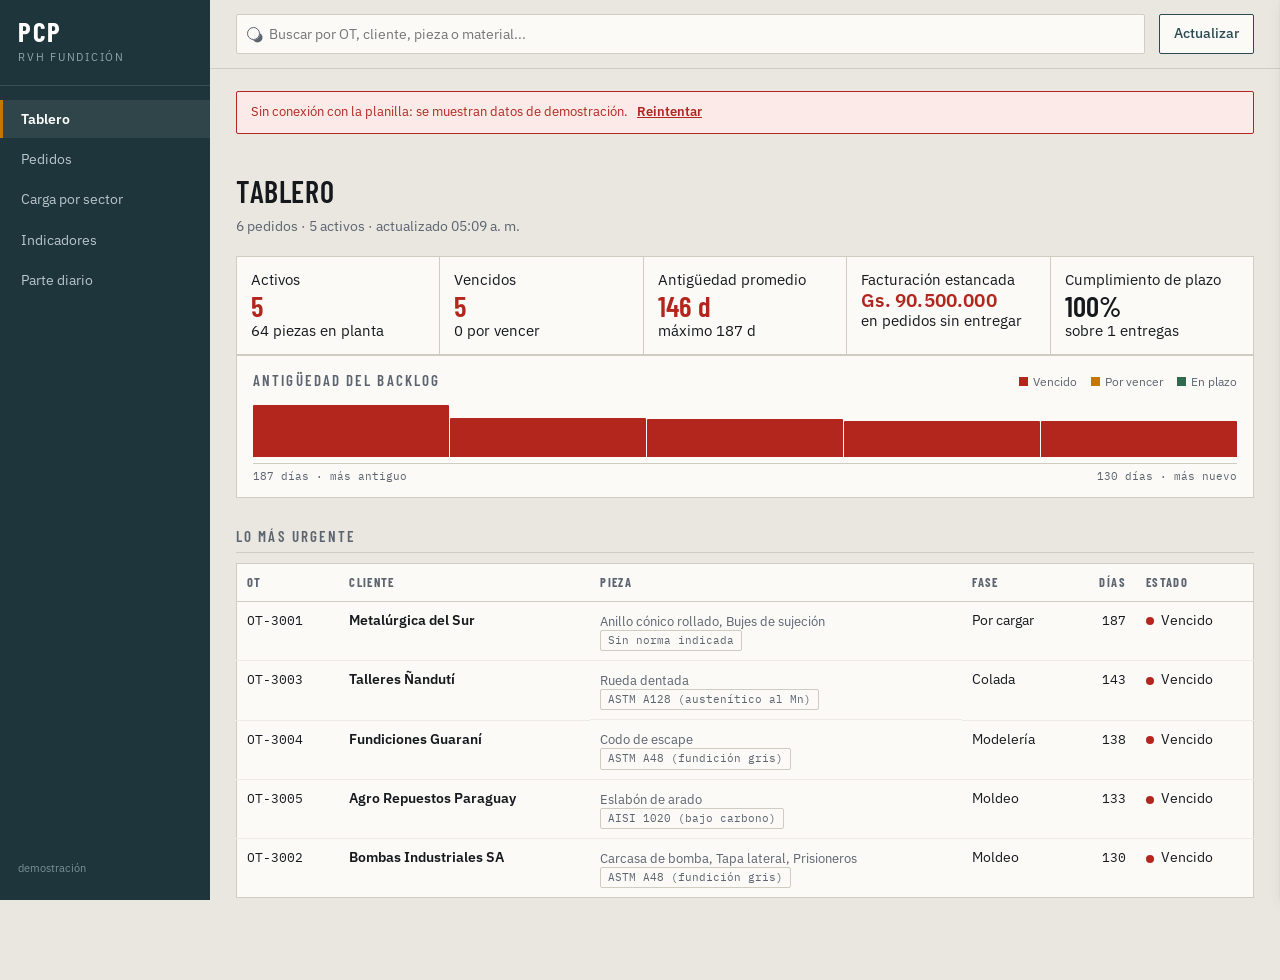
<file: index.html>
<!DOCTYPE html>
<html lang="es">
<head>
<meta charset="UTF-8">
<meta name="viewport" content="width=device-width, initial-scale=1.0">
<title>PCP · RVH Fundición</title>

<link rel="manifest" href="manifest.json">
<meta name="theme-color" content="#1E353B">
<meta name="apple-mobile-web-app-capable" content="yes">
<meta name="apple-mobile-web-app-status-bar-style" content="black-translucent">
<meta name="apple-mobile-web-app-title" content="RVH PCP">
<link rel="apple-touch-icon" href="icons/icon-192.png">

<link rel="preconnect" href="https://fonts.googleapis.com">
<link rel="preconnect" href="https://fonts.gstatic.com" crossorigin>
<link href="https://fonts.googleapis.com/css2?family=Barlow+Condensed:wght@500;600;700&family=IBM+Plex+Mono:wght@400;500;600&family=IBM+Plex+Sans:wght@400;500;600&display=swap" rel="stylesheet">
<link rel="stylesheet" href="estilos.css">
</head>
<body>
<div class="app">

  <nav class="rail">
    <div class="brand">
      <b>PCP</b><span>RVH Fundición</span>
    </div>
    <button class="navbtn" data-vista="tablero" aria-current="true">Tablero</button>
    <button class="navbtn" data-vista="pedidos">Pedidos</button>
    <button class="navbtn" data-vista="carga">Carga por sector</button>
    <button class="navbtn" data-vista="indicadores">Indicadores</button>
    <button class="navbtn" data-vista="parte">Parte diario</button>
    <div class="spacer"></div>
    <div class="foot" id="foot"></div>
  </nav>

  <main class="main">
    <div class="topbar">
      <div class="search">
        <input id="q" type="search" placeholder="Buscar por OT, cliente, pieza o material..." autocomplete="off">
      </div>
      <button class="btn ghost" id="btnRefrescar">Actualizar</button>
    </div>

    <div id="aviso"></div>
    <div class="spin" id="cargando"></div>

    <!-- ================= TABLERO ================= -->
    <section class="wrap hide" id="v-tablero">
      <h1 class="page">Tablero</h1>
      <p class="sub" id="tabSub"></p>

      <div class="kpis" id="kpiStrip"></div>

      <div class="field">
        <div class="fieldhead">
          <h2 class="sec" style="margin:0;border:0">Antigüedad del backlog</h2>
          <div class="legend">
            <span><i class="r"></i>Vencido</span>
            <span><i class="a"></i>Por vencer</span>
            <span><i class="v"></i>En plazo</span>
          </div>
        </div>
        <div class="strip" id="strip"></div>
        <div class="axis" id="axis"></div>
      </div>

      <h2 class="sec">Lo más urgente</h2>
      <div id="urgentes"></div>
    </section>

    <!-- ================= PEDIDOS ================= -->
    <section class="wrap hide" id="v-pedidos">
      <h1 class="page">Pedidos</h1>
      <p class="sub">Tocá un pedido para ver su ficha y marcar avance.</p>
      <div class="filters" id="filtros"></div>
      <div id="tabla"></div>
    </section>

    <!-- ================= CARGA POR SECTOR ================= -->
    <section class="wrap hide" id="v-carga">
      <h1 class="page">Carga por sector</h1>
      <p class="sub">Dónde está parada la planta hoy.</p>
      <div class="sectors" id="sectores"></div>

      <h2 class="sec">Concentración por cliente</h2>
      <div id="porCliente"></div>

      <h2 class="sec">Concentración por material</h2>
      <div id="porMaterial"></div>
    </section>

    <!-- ================= INDICADORES ================= -->
    <section class="wrap hide" id="v-indicadores">
      <h1 class="page">Indicadores</h1>
      <p class="sub">Nueve indicadores de control, calculados sobre los pedidos activos.</p>
      <div id="kpiTable"></div>
      <div class="callout" id="kpiNota"></div>
    </section>

    <!-- ================= PARTE DIARIO ================= -->
    <section class="wrap hide" id="v-parte">
      <h1 class="page">Parte diario</h1>
      <p class="sub">La carga del turno se hace en su propia pantalla, pensada para el celular.</p>
      <div class="btnrow">
        <a class="btn" href="carga.html">Abrir Carga Diaria</a>
        <a class="btn ghost" href="asistencia.html">Abrir Asistencia</a>
        <a class="btn ghost" href="fundicion.html">Abrir Fundición</a>
      </div>
    </section>
  </main>
</div>

<div class="scrim" id="scrim"></div>
<aside class="ficha" id="ficha" aria-hidden="true"></aside>

<script src="shared.js"></script>
<script>
(function () {
  'use strict';

  const R = window.RVH;
  const $ = s => document.querySelector(s);
  const esc = s => String(s == null ? '' : s).replace(/[&<>"']/g, c =>
    ({ '&': '&amp;', '<': '&lt;', '>': '&gt;', '"': '&quot;', "'": '&#39;' }[c]));
  const gs = n => (n == null ? '' : Math.round(n).toLocaleString('es-PY'));

  let pedidos = [];
  let vista = 'tablero';
  let filtro = 'todos';
  let abierto = null;   // OT con la ficha abierta

  // -------------------------------------------------------------------
  // Navegación
  // -------------------------------------------------------------------
  function mostrar(v) {
    vista = v;
    document.querySelectorAll('.navbtn').forEach(b =>
      b.setAttribute('aria-current', String(b.dataset.vista === v)));
    ['tablero', 'pedidos', 'carga', 'indicadores', 'parte'].forEach(k =>
      $('#v-' + k).classList.toggle('hide', k !== v));
    render();
  }
  document.querySelectorAll('.navbtn').forEach(b =>
    b.addEventListener('click', () => mostrar(b.dataset.vista)));

  // -------------------------------------------------------------------
  // Tablero
  // -------------------------------------------------------------------
  function kpiBox(rot, val, pie, alerta, mono) {
    const naV = val == null;
    return `<div class="kpi${alerta && !naV ? ' alert' : ''}">
      <div class="rot">${esc(rot)}</div>
      <div class="val ${mono ? 'sm' : ''}${naV ? ' na' : ''}">${naV ? 'No medible' : esc(val)}</div>
      <div class="pie">${esc(pie || '')}</div>
    </div>`;
  }

  function renderTablero() {
    const m = R.metricas(pedidos);
    const activos = pedidos.filter(p => !p.cerrado);

    $('#tabSub').textContent = pedidos.length
      ? `${pedidos.length} pedidos · ${m.pend} activos · actualizado ${new Date().toLocaleTimeString('es-PY', { hour: '2-digit', minute: '2-digit' })}`
      : 'Sin pedidos cargados todavía.';

    $('#kpiStrip').innerHTML = [
      kpiBox('Activos', m.pend, `${m.piezas} piezas en planta`, m.pend > 0),
      kpiBox('Vencidos', m.vencidos, `${m.porVencer} por vencer`, m.vencidos > 0),
      kpiBox('Antigüedad promedio', m.edadProm == null ? null : m.edadProm + ' d',
        m.edadMax != null ? `máximo ${m.edadMax} d` : '', m.edadProm > 60),
      kpiBox('Facturación estancada', m.monto ? ('Gs. ' + gs(m.monto)) : null, 'en pedidos sin entregar', true, true),
      kpiBox('Cumplimiento de plazo', m.otd == null ? null : Math.round(m.otd * 100) + '%',
        m.otdN ? `sobre ${m.otdN} entregas` : 'faltan fechas de entrega', false)
    ].join('');

    // Franja: una barra por pedido activo, ordenadas por antigüedad.
    const orden = activos
      .map(p => ({ p, d: R.antiguedad(p) || 0 }))
      .sort((a, b) => b.d - a.d);
    const max = orden.length ? Math.max.apply(null, orden.map(x => x.d).concat([1])) : 1;

    $('#strip').innerHTML = orden.length
      ? orden.map(x => {
          const h = Math.max(6, Math.round(x.d / max * 100));
          return `<div class="seg ${x.p.semaforoPCP.color}" style="height:${h}%" data-ot="${esc(x.p.otNumber)}"
            title="${esc(x.p.otNumber)} · ${esc(x.p.cliente)} · ${x.d} días"></div>`;
        }).join('')
      : '<div class="empty">Sin pedidos activos.</div>';

    $('#axis').innerHTML = orden.length
      ? `<span>${orden[0].d} días · más antiguo</span><span>${orden[orden.length - 1].d} días · más nuevo</span>`
      : '';

    $('#strip').querySelectorAll('.seg').forEach(s =>
      s.addEventListener('click', () => abrirFicha(s.dataset.ot)));

    const urgentes = orden.filter(x => x.p.semaforoPCP.color === 'r').slice(0, 8).map(x => x.p);
    $('#urgentes').innerHTML = urgentes.length ? tablaDe(urgentes) : '<div class="empty">Nada vencido. Buen día.</div>';
    enganchaFilas('#urgentes');
  }

  // -------------------------------------------------------------------
  // Pedidos
  // -------------------------------------------------------------------
  const FILTROS = [
    ['todos', 'Todos'], ['r', 'Vencidos'], ['a', 'Por vencer'],
    ['v', 'En plazo'], ['cerrados', 'Entregados']
  ];

  function renderFiltros() {
    $('#filtros').innerHTML = FILTROS.map(([k, t]) =>
      `<button class="chip" data-f="${k}" aria-pressed="${k === filtro}">${esc(t)}</button>`).join('');
    $('#filtros').querySelectorAll('.chip').forEach(c =>
      c.addEventListener('click', () => { filtro = c.dataset.f; render(); }));
  }

  function listaFiltrada() {
    const q = R.normalize($('#q').value);
    let L = pedidos;

    if (filtro === 'cerrados') L = L.filter(p => p.cerrado);
    else if (filtro !== 'todos') L = L.filter(p => !p.cerrado && p.semaforoPCP.color === filtro);
    else L = L.filter(p => !p.cerrado);

    if (q) {
      L = L.filter(p => R.normalize([
        p.otNumber, p.cliente, p.piezasDescripcion,
        p.material.raw, p.material.normalizado
      ].join(' ')).includes(q));
    }
    return L.sort((a, b) => (R.antiguedad(b) || 0) - (R.antiguedad(a) || 0));
  }

  function tablaDe(L) {
    return `<div class="tablebox"><table>
      <thead><tr>
        <th>OT</th><th>Cliente</th><th>Pieza</th><th>Fase</th>
        <th class="num">Días</th><th>Estado</th>
      </tr></thead>
      <tbody>${L.map(p => `<tr data-ot="${esc(p.otNumber)}">
        <td class="mono">${esc(p.otNumber)}</td>
        <td class="cli">${esc(p.cliente)}</td>
        <td class="desc">${esc(p.piezasDescripcion || '—')}<br>
          <span class="pill">${esc(p.material.normalizado)}</span></td>
        <td>${esc(p.fase)}${p.fasePendiente ? ' <span class="sync">·sync</span>' : ''}</td>
        <td class="num mono">${R.antiguedad(p) == null ? '—' : R.antiguedad(p)}</td>
        <td><span class="dot ${p.semaforoPCP.color}"></span>${esc(p.semaforoPCP.texto)}</td>
      </tr>`).join('')}</tbody></table></div>`;
  }

  function enganchaFilas(sel) {
    document.querySelectorAll(sel + ' tbody tr').forEach(tr =>
      tr.addEventListener('click', () => abrirFicha(tr.dataset.ot)));
  }

  function renderPedidos() {
    renderFiltros();
    const L = listaFiltrada();
    $('#tabla').innerHTML = L.length ? tablaDe(L) : '<div class="empty">Ningún pedido coincide.</div>';
    enganchaFilas('#tabla');
  }

  // -------------------------------------------------------------------
  // Ficha lateral
  // -------------------------------------------------------------------
  function abrirFicha(ot) {
    const p = pedidos.find(x => x.otNumber === ot);
    if (!p) return;
    abierto = ot;

    const idx = R.FASES.indexOf(p.fase);
    const pasos = R.FASES_ESTAMPABLES.map(f => {
      const fecha = p.fechasFase[f];
      const pos = R.FASES.indexOf(f);
      const cls = fecha ? 'done' : (pos === idx + 1 ? 'now' : '');
      return `<li class="${cls}">
        <span class="mk"></span>
        <div class="nm">${esc(f)}</div>
        ${fecha
          ? `<div class="dt">${esc(fecha)}</div>`
          : `<button class="set" data-fase="${esc(f)}">marcar hoy</button>`}
      </li>`;
    }).join('');

    $('#ficha').innerHTML = `
      <div class="fh">
        <button class="x" id="cerrarFicha" aria-label="Cerrar">&times;</button>
        <b>${esc(p.otNumber)}</b>
        <div class="cli">${esc(p.cliente)}</div>
      </div>
      <div class="fb">
        <div class="row2">
          <div><div class="fld">Ingreso</div><div class="mono">${esc(p.fechaIngreso || '—')}</div></div>
          <div><div class="fld">Comprometida</div><div class="mono">${esc(p.fechaPrometida || 'sin fecha')}</div></div>
          <div><div class="fld">Antigüedad</div><div class="mono">${R.antiguedad(p) ?? '—'} días</div></div>
          <div><div class="fld">Estado</div><div><span class="dot ${p.semaforoPCP.color}"></span>${esc(p.semaforoPCP.texto)}</div></div>
        </div>

        <div class="fld" style="margin-top:16px">Piezas</div>
        <div>${esc(p.piezasDescripcion || '—')}</div>
        <div style="margin-top:6px">
          <span class="pill">${esc(p.material.normalizado)}</span>
          ${p.material.raw && p.material.raw !== p.material.normalizado
            ? `<span class="pill">en planilla: ${esc(p.material.raw)}</span>` : ''}
        </div>

        <div class="fld" style="margin-top:16px">Avance ${p.cantidadCompletada}/${p.cantidadTotal} piezas</div>
        <div class="agebar"><i style="width:${p.avance}%"></i></div>

        <div class="fld" style="margin-top:18px">Recorrido</div>
        <ul class="steps">${pasos}</ul>
        <div id="fichaMsg"></div>
      </div>`;

    $('#ficha').classList.add('on');
    $('#ficha').setAttribute('aria-hidden', 'false');
    $('#scrim').classList.add('on');
    $('#cerrarFicha').addEventListener('click', cerrarFicha);

    $('#ficha').querySelectorAll('.set').forEach(b =>
      b.addEventListener('click', () => marcar(p.otNumber, b.dataset.fase, b)));
  }

  function cerrarFicha() {
    abierto = null;
    $('#ficha').classList.remove('on');
    $('#ficha').setAttribute('aria-hidden', 'true');
    $('#scrim').classList.remove('on');
  }
  $('#scrim').addEventListener('click', cerrarFicha);
  document.addEventListener('keydown', e => { if (e.key === 'Escape' && abierto) cerrarFicha(); });

  async function marcar(ot, fase, boton) {
    boton.disabled = true;
    boton.textContent = 'guardando...';
    try {
      await R.marcarFase(ot, fase);
      const p = pedidos.find(x => x.otNumber === ot);
      if (p) {
        p.fechasFase[fase] = R.formatFecha(new Date());
        p.fasePendiente = true;
        const marcadas = R.FASES_ESTAMPABLES.filter(f => p.fechasFase[f]);
        p.fase = marcadas.length ? marcadas[marcadas.length - 1] : 'Por cargar';
        p.cerrado = R.FASES_CERRADAS.indexOf(p.fase) !== -1;
        p.semaforoPCP = R.semaforoPCP(p);
      }
      abrirFicha(ot);
      render();
    } catch (err) {
      boton.disabled = false;
      boton.textContent = 'marcar hoy';
      $('#fichaMsg').innerHTML = `<div class="err">${esc(err.message)}</div>`;
    }
  }

  // -------------------------------------------------------------------
  // Carga por sector + concentración
  // -------------------------------------------------------------------
  function barras(filas, formato) {
    if (!filas.length) return '<div class="empty">Sin datos.</div>';
    const max = Math.max.apply(null, filas.map(f => f.valor).concat([1]));
    return `<div class="tablebox"><table><tbody>${filas.slice(0, 10).map(f => `<tr style="cursor:default">
      <td style="width:34%">${esc(f.nombre)}</td>
      <td><div class="agebar"><i style="width:${Math.round(f.valor / max * 100)}%"></i></div></td>
      <td class="num mono" style="width:16%">${formato(f.valor)}</td>
      <td class="num mono" style="width:12%">${Math.round(f.parte * 100)}%</td>
    </tr>`).join('')}</tbody></table></div>`;
  }

  function renderCarga() {
    const activos = pedidos.filter(p => !p.cerrado);

    $('#sectores').innerHTML = R.FASES.map(f => {
      const enFase = activos.filter(p => p.fase === f);
      const piezas = enFase.reduce((s, p) => s + (p.faltantes || 0), 0);
      return `<div class="sector">
        <div class="rot">${esc(f)}</div>
        <div class="val">${enFase.length}</div>
        <div class="pie">${piezas} piezas pendientes</div>
      </div>`;
    }).join('');

    $('#porCliente').innerHTML = barras(
      R.concentracion(activos, p => p.cliente, p => p.cantidadTotal), v => v + ' pzs');
    $('#porMaterial').innerHTML = barras(
      R.concentracion(activos, p => p.material.normalizado, p => p.cantidadTotal), v => v + ' pzs');
  }

  // -------------------------------------------------------------------
  // Indicadores
  // -------------------------------------------------------------------
  function renderIndicadores() {
    const m = R.metricas(pedidos);
    const pct = v => v == null ? null : Math.round(v * 100) + '%';

    const filas = [
      ['Cumplimiento de plazo (OTD)', 'Entregados en fecha ÷ entregados con compromiso', pct(m.otd), '≥ 80%',
        m.otdN ? `${m.otdN} entregas medibles` : 'Falta cargar fechas comprometidas y de entrega'],
      ['Tiempo de ciclo (lead time)', 'Fecha de entrega − fecha de ingreso', m.lead == null ? null : m.lead + ' días', 'Medido y publicado',
        m.leadN ? `${m.leadN} entregas medibles` : 'Falta cargar fechas reales de entrega'],
      ['Backlog vencido', 'Activos con más de 30 días ÷ activos', pct(m.backlogVencido), '≤ 30%', `${m.pend} activos`],
      ['Antigüedad promedio del backlog', 'Promedio de días de los activos', m.edadProm == null ? null : m.edadProm + ' días', '≤ 60 días',
        m.edadMax != null ? `máximo ${m.edadMax} días` : ''],
      ['Piezas en proceso (WIP)', 'Piezas de pedidos activos', m.piezas || null, '≤ 350', ''],
      ['Valor del backlog', 'Gs. de pedidos activos', m.monto ? ('Gs. ' + gs(m.monto)) : null, '≤ 500 millones', ''],
      ['Cobertura del programa', 'Pedidos con fecha comprometida ÷ total', pct(m.cobertura), '100%',
        'Un pedido sin fecha comprometida no se puede controlar'],
      ['Tasa de rechazo', 'Piezas rechazadas ÷ piezas producidas', pct(m.rechazo), 'Medido y publicado',
        m.rechazoN ? `${m.rechazoN} pedidos con registro` : 'Falta registrar rechazos'],
      ['Completitud del dato', 'Campos de control cargados ÷ campos esperados', pct(m.completitud), '100%',
        'Fecha comprometida, fecha de entrega y peso']
    ];

    $('#kpiTable').innerHTML = `<div class="tablebox"><table class="kpitable"><thead><tr>
      <th>Indicador</th><th>Cómo se calcula</th><th class="num">Hoy</th><th>Meta 90 días</th><th>Detalle</th>
    </tr></thead><tbody>${filas.map(f => `<tr style="cursor:default">
      <td>${esc(f[0])}</td>
      <td style="color:var(--ink-soft);font-size:12.5px">${esc(f[1])}</td>
      <td class="num mono ${f[2] == null ? 'na' : ''}">${f[2] == null ? 'No medible' : esc(f[2])}</td>
      <td class="goal">${esc(f[3])}</td>
      <td style="color:var(--ink-soft);font-size:12px">${esc(f[4])}</td>
    </tr>`).join('')}</tbody></table></div>`;

    const faltan = filas.filter(f => f[2] == null).length;
    $('#kpiNota').innerHTML = faltan
      ? `<b>${faltan} de 9 indicadores todavía no se pueden calcular.</b> No es que estén mal: faltan los datos que los alimentan. Cada vez que cargues una fecha comprometida, una entrega real o un peso, estos números empiezan a existir.`
      : `<b>Los nueve indicadores están activos.</b> A partir de acá la discusión pasa a ser sobre los números, no sobre impresiones.`;
  }

  // -------------------------------------------------------------------
  // Ciclo
  // -------------------------------------------------------------------
  function render() {
    if (vista === 'tablero') renderTablero();
    else if (vista === 'pedidos') renderPedidos();
    else if (vista === 'carga') renderCarga();
    else if (vista === 'indicadores') renderIndicadores();
  }

  async function cargar() {
    const res = await R.cargarOrdenes();
    pedidos = res.ordenes;

    $('#cargando').style.display = 'none';
    $('#v-' + vista).classList.remove('hide');

    $('#aviso').innerHTML = res.demo
      ? `<div class="wrap" style="padding-bottom:0"><div class="err">Sin conexión con la planilla: se muestran datos de demostración.
         <button id="reintentar">Reintentar</button></div></div>`
      : '';
    if (res.demo) $('#reintentar').addEventListener('click', cargar);

    $('#foot').textContent = res.demo ? 'demostración' : 'en vivo';
    render();
    if (abierto) abrirFicha(abierto);
  }

  $('#q').addEventListener('input', R.debounce(() => { if (vista === 'pedidos') renderPedidos(); }, 150));
  $('#btnRefrescar').addEventListener('click', cargar);

  cargar();
  setInterval(cargar, R.CONFIG.REFRESH_MS);
})();
</script>

<script>
  if ('serviceWorker' in navigator) {
    window.addEventListener('load', () => {
      navigator.serviceWorker.register('service-worker.js').catch(e => console.error('SW:', e));
    });
  }
</script>
</body>
</html>
</file>
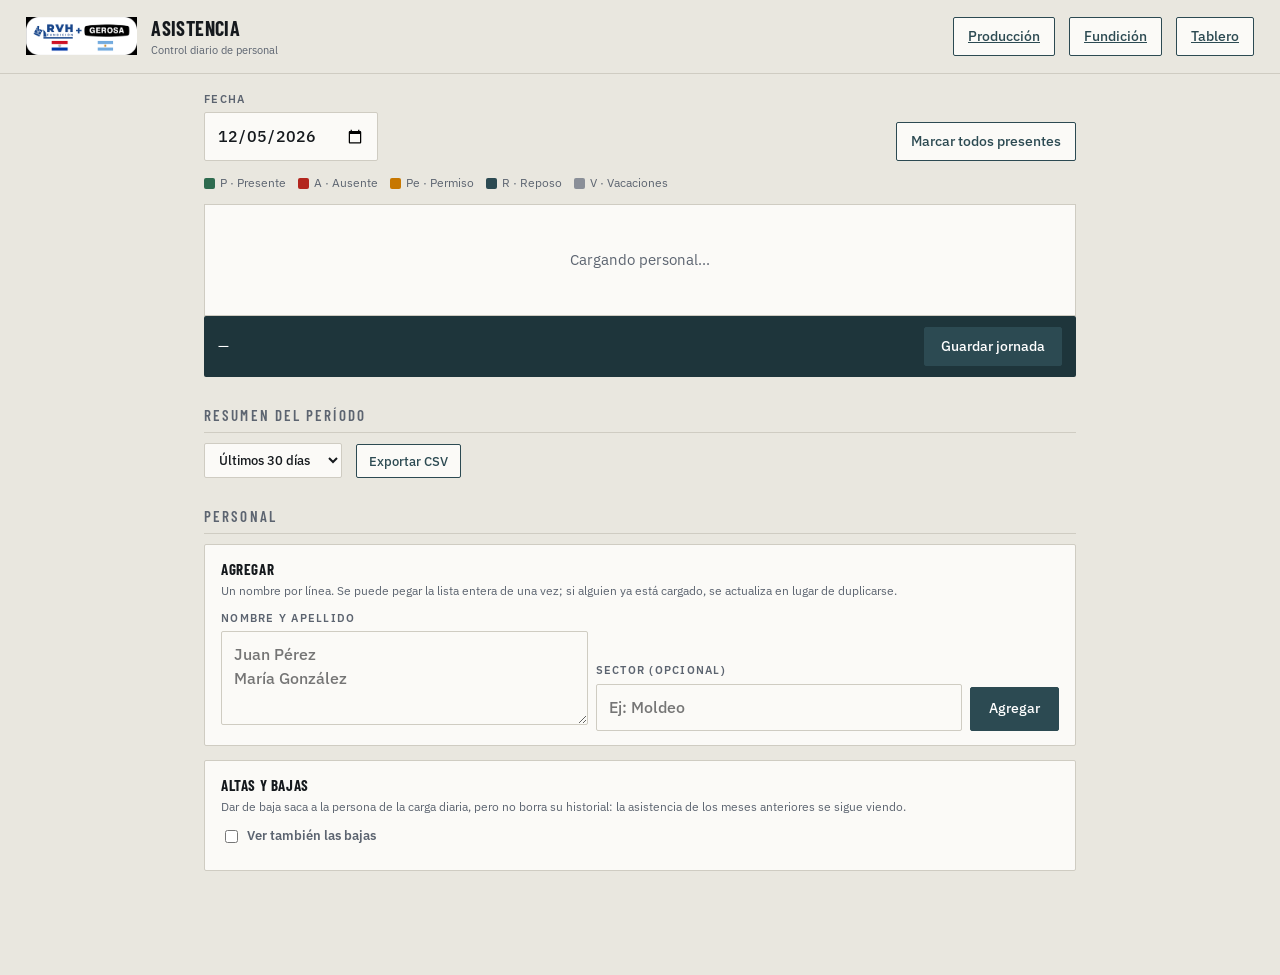
<file: asistencia.html>
<!DOCTYPE html>
<html lang="es">
<head>
<meta charset="UTF-8">
<meta name="viewport" content="width=device-width, initial-scale=1.0">
<title>Asistencia · RVH Fundición</title>

<link rel="manifest" href="manifest.json">
<meta name="theme-color" content="#1E353B">
<meta name="apple-mobile-web-app-capable" content="yes">
<meta name="apple-mobile-web-app-status-bar-style" content="black-translucent">
<meta name="apple-mobile-web-app-title" content="RVH Asistencia">
<link rel="apple-touch-icon" href="icons/icon-192.png">

<link rel="preconnect" href="https://fonts.googleapis.com">
<link rel="preconnect" href="https://fonts.gstatic.com" crossorigin>
<link href="https://fonts.googleapis.com/css2?family=Barlow+Condensed:wght@500;600;700&family=IBM+Plex+Mono:wght@400;500;600&family=IBM+Plex+Sans:wght@400;500;600&display=swap" rel="stylesheet">
<link rel="stylesheet" href="estilos.css">
<style>
  .hoja{max-width:900px;margin:0 auto;padding:18px 14px 90px}
  .cab{display:flex;flex-wrap:wrap;gap:12px;align-items:flex-end;justify-content:space-between;margin-bottom:14px}
  .lab{display:block;font-size:10.5px;letter-spacing:.12em;text-transform:uppercase;
    color:var(--ink-soft);font-weight:600;margin-bottom:5px}
  .campo{width:100%;padding:11px 12px;font-size:16px;font-weight:500;background:var(--surface);
    border:1px solid var(--rule);border-radius:2px;outline:none;font-family:var(--sans)}
  .campo:focus{border-color:var(--steel);box-shadow:0 0 0 3px rgba(44,74,82,.15)}

  .kpis{display:grid;grid-template-columns:repeat(auto-fit,minmax(120px,1fr));gap:8px;margin-bottom:14px}
  .kpi{background:var(--surface);border:1px solid var(--rule);border-radius:2px;padding:12px 14px}
  .kpi .rot{font-size:10px;letter-spacing:.12em;text-transform:uppercase;color:var(--ink-soft);font-weight:600}
  .kpi .val{font-family:var(--cond);font-size:28px;font-weight:700;line-height:1.1;margin-top:2px}
  .kpi .pie{font-size:11px;color:var(--ink-soft);margin-top:1px}

  /* Una fila por persona: el nombre a la izquierda y los estados a la
     derecha, para que marcar la jornada sea bajar la vista una sola vez. */
  .lista{background:var(--surface);border:1px solid var(--rule);border-radius:2px;margin-bottom:12px}
  .perso{display:flex;align-items:center;gap:10px;padding:9px 12px;border-bottom:1px solid var(--rule);flex-wrap:wrap}
  .perso:last-child{border-bottom:0}
  .perso .nom{flex:1;min-width:130px;font-weight:600;font-size:14px;line-height:1.2}
  .perso .nom small{display:block;font-weight:400;font-size:11px;color:var(--ink-soft)}
  .perso.sinMarcar{background:repeating-linear-gradient(135deg,transparent,transparent 6px,rgba(199,119,0,.06) 6px,rgba(199,119,0,.06) 12px)}

  .ests{display:flex;gap:4px}
  .ests button{width:38px;height:34px;border:1px solid var(--rule);background:var(--surface);
    border-radius:2px;font-size:12px;font-weight:700;cursor:pointer;font-family:var(--sans);
    color:var(--ink-soft);padding:0}
  .ests button[aria-pressed="true"]{color:#fff;border-color:transparent}

  .leyenda{display:flex;gap:12px;flex-wrap:wrap;font-size:11.5px;color:var(--ink-soft);margin-bottom:12px}
  .leyenda span{display:flex;align-items:center;gap:5px}
  .leyenda i{width:11px;height:11px;border-radius:2px;display:block}

  .guardarBar{position:sticky;bottom:0;z-index:15;display:flex;gap:10px;align-items:center;flex-wrap:wrap;
    background:var(--steel-dk);color:#fff;padding:11px 14px;border-radius:2px;font-size:13.5px}
  .guardarBar b{font-family:var(--mono)}
  .guardarBar .btn{padding:9px 16px;font-size:13.5px}

  .panel{background:var(--surface);border:1px solid var(--rule);border-radius:2px;
    padding:14px 16px;margin-bottom:14px}
  .panel h3{font-family:var(--cond);font-size:15px;font-weight:700;letter-spacing:.04em;
    text-transform:uppercase;margin:0 0 2px}
  .panel .sub{font-size:11.5px;color:var(--ink-soft);margin-bottom:12px}

  /* Calendario del mes: una fila por persona, una celda por día. Es la
     misma forma que la planilla de papel, que es como ya la leen. */
  .mesbox{overflow-x:auto;-webkit-overflow-scrolling:touch}
  .mes{border-collapse:separate;border-spacing:2px;font-size:11px}
  .mes th{font-family:var(--mono);font-size:9.5px;color:var(--ink-soft);font-weight:600;
    text-align:center;padding:0;background:none;position:static;border:0}
  .mes th.who{text-align:left;min-width:132px;padding-right:6px}
  .mes td{padding:0;border:0}
  .mes .who{font-size:12px;font-weight:600;white-space:nowrap;overflow:hidden;text-overflow:ellipsis;max-width:150px}
  /* La celda lleva la inicial del estado además del color.
     Rojo y verde son justo el par que no distingue un daltónico (ΔE 8.7 en
     deuteranopía, apenas sobre el piso), y acero y neutro leen casi como
     gris en 16px. La letra va solo en las excepciones: "Presente" es la
     enorme mayoría y llenar la grilla de P la volvería ilegible. */
  .mes .cel{width:16px;height:16px;border-radius:2px;background:var(--sand);
    display:flex;align-items:center;justify-content:center;
    font-family:var(--mono);font-size:9px;font-weight:700;color:#fff;line-height:1}
  .mes .fds{opacity:.45}
  .mes .pct{font-family:var(--mono);font-size:11px;font-weight:600;padding-left:8px;white-space:nowrap}

  .rank{display:grid;gap:7px}
  .rankFila{display:grid;grid-template-columns:minmax(90px,1.2fr) 3fr auto;gap:9px;align-items:center;font-size:12.5px}
  .rankFila .nom{font-weight:600;white-space:nowrap;overflow:hidden;text-overflow:ellipsis}
  .rankFila .via{background:var(--sand);border-radius:2px;height:11px;overflow:hidden}
  .rankFila .via i{display:block;height:100%;background:var(--verde)}
  .rankFila .n{font-family:var(--mono);font-size:12px;font-weight:600}

  .altaGrid{display:grid;grid-template-columns:1fr 1fr auto;gap:8px;align-items:end}
  .bajaLista{display:grid;gap:6px;margin-top:10px}
  .bajaFila{display:flex;align-items:center;gap:10px;font-size:13px;padding:7px 10px;
    border:1px solid var(--rule);border-radius:2px;flex-wrap:wrap}
  .bajaFila .nom{flex:1;min-width:120px;font-weight:600}
  .bajaFila.inactivo{opacity:.6;background:var(--sand)}
  .bajaFila .btn{padding:5px 11px;font-size:12px}

  @media (max-width:640px){
    .altaGrid{grid-template-columns:1fr}
    .ests button{width:34px;height:36px}
  }
</style>
</head>
<body>

<div class="topbar" style="position:sticky;top:0;z-index:20">
  <img src="IMG_8258.png" alt="RVH" style="height:38px;width:auto;object-fit:contain" onerror="this.style.display='none'">
  <div style="flex:1;min-width:120px">
    <b style="font-family:var(--cond);font-size:20px;letter-spacing:.02em">ASISTENCIA</b>
    <div style="font-size:11px;color:var(--ink-soft)">Control diario de personal</div>
  </div>
  <a class="btn ghost" href="carga.html">Producción</a>
  <a class="btn ghost" href="fundicion.html">Fundición</a>
  <a class="btn ghost" href="index.html">Tablero</a>
</div>

<div class="hoja">

  <div id="aviso"></div>

  <div class="cab">
    <div>
      <span class="lab">Fecha</span>
      <input id="fecha" type="date" class="campo" style="width:auto">
    </div>
    <button type="button" class="btn ghost" id="todosPresentes">Marcar todos presentes</button>
  </div>

  <div id="resumen"></div>
  <div class="leyenda" id="leyenda"></div>
  <div id="lista"></div>

  <div class="guardarBar" id="guardarBar">
    <span id="estadoJornada">—</span>
    <span style="flex:1"></span>
    <button type="button" class="btn" id="guardar">Guardar jornada</button>
  </div>

  <h2 class="sec">Resumen del período</h2>
  <div class="regbar" style="display:flex;gap:14px;align-items:center;flex-wrap:wrap;margin-bottom:12px;font-size:13px">
    <select id="rango" class="campo" style="width:auto;padding:7px 10px;font-size:13px">
      <option value="30" selected>Últimos 30 días</option>
      <option value="60">Últimos 60 días</option>
      <option value="180">Últimos 6 meses</option>
    </select>
    <button type="button" class="btn ghost" id="exportar" style="padding:7px 12px;font-size:12.5px">Exportar CSV</button>
  </div>
  <div id="analisis"></div>

  <h2 class="sec">Personal</h2>
  <div class="panel">
    <h3>Agregar</h3>
    <div class="sub">Un nombre por línea. Se puede pegar la lista entera de una vez;
      si alguien ya está cargado, se actualiza en lugar de duplicarse.</div>
    <div class="altaGrid">
      <div>
        <label class="lab" for="nuevos">Nombre y apellido</label>
        <textarea id="nuevos" class="campo" rows="3" placeholder="Juan Pérez&#10;María González"></textarea>
      </div>
      <div>
        <label class="lab" for="nuevoSector">Sector (opcional)</label>
        <input id="nuevoSector" class="campo" list="sectores" placeholder="Ej: Moldeo" autocomplete="off">
        <datalist id="sectores"></datalist>
      </div>
      <button type="button" class="btn" id="agregar" style="padding:11px 18px">Agregar</button>
    </div>
  </div>

  <div class="panel">
    <h3>Altas y bajas</h3>
    <div class="sub">Dar de baja saca a la persona de la carga diaria, pero no borra su
      historial: la asistencia de los meses anteriores se sigue viendo.</div>
    <label style="display:flex;gap:6px;align-items:center;font-size:13px;font-weight:600;color:var(--ink-soft);cursor:pointer">
      <input type="checkbox" id="verBajas"> Ver también las bajas
    </label>
    <div class="bajaLista" id="bajaLista"></div>
  </div>
</div>

<script src="shared.js"></script>
<script>
(function () {
  'use strict';

  const R = window.RVH;
  const $ = s => document.querySelector(s);
  const esc = s => String(s == null ? '' : s).replace(/[&<>"']/g, c =>
    ({ '&': '&amp;', '<': '&lt;', '>': '&gt;', '"': '&quot;', "'": '&#39;' }[c]));

  let empleados = [];     // los que están a la vista (activos, salvo que se pidan las bajas)
  let todosLosEmp = [];   // activos y bajas, para el panel de personal
  let historial = [];     // asistencia del rango leído
  let desdeHist = '';
  let marcas = {};        // clave de persona -> estado, para la fecha elegida
  let pedido = 0;

  const DIAS_ES = ['do', 'lu', 'ma', 'mi', 'ju', 'vi', 'sa'];
  const MESES_ES = ['ene','feb','mar','abr','may','jun','jul','ago','sep','oct','nov','dic'];

  $('#fecha').value = R.hoyISO();
  R.SECTORES.forEach(s => {
    const o = document.createElement('option'); o.value = s; $('#sectores').appendChild(o);
  });

  /**
   * Identidad de una persona dentro del sistema.
   *
   * Se prefiere el legajo, pero la lista de papel no siempre lo trae, así que
   * el nombre normalizado sirve de respaldo. Tiene que dar igual acá y en el
   * script, o una marca guardada no volvería a encontrar a su dueño.
   */
  const claveDe = p => String(p.legajo || '').trim() || R.normalize(p.nombre);

  // ---------------- jornada ----------------

  function pintarLeyenda() {
    $('#leyenda').innerHTML = R.ESTADOS_ASISTENCIA.map(e =>
      `<span><i style="background:${e.color}"></i>${esc(e.corto)} · ${esc(e.nombre)}</span>`).join('');
  }

  function pintarLista() {
    if (!empleados.length) {
      $('#lista').innerHTML = '<div class="empty"><b>Todavía no hay personal cargado</b>' +
        'Agregá la lista más abajo, en Personal.</div>';
      $('#guardarBar').hidden = true;
      return;
    }
    $('#guardarBar').hidden = false;

    $('#lista').innerHTML = '<div class="lista">' + empleados.map(p => {
      const k = claveDe(p);
      const actual = marcas[k] || '';
      return `<div class="perso ${actual ? '' : 'sinMarcar'}" data-k="${esc(k)}">
        <div class="nom">${esc(p.nombre)}${p.sector ? '<small>' + esc(p.sector) + '</small>' : ''}</div>
        <div class="ests">${R.ESTADOS_ASISTENCIA.map(e => `<button type="button"
          data-k="${esc(k)}" data-estado="${esc(e.nombre)}" title="${esc(e.nombre)}"
          aria-pressed="${actual === e.nombre}"
          style="${actual === e.nombre ? 'background:' + e.color : ''}">${esc(e.corto)}</button>`).join('')}</div>
      </div>`;
    }).join('') + '</div>';
  }

  function pintarResumen() {
    const total = empleados.length;
    const cuenta = {};
    R.ESTADOS_ASISTENCIA.forEach(e => { cuenta[e.nombre] = 0; });
    var marcados = 0;
    empleados.forEach(p => {
      const m = marcas[claveDe(p)];
      if (m) { marcados++; if (cuenta[m] != null) cuenta[m]++; }
    });

    const presentes = cuenta['Presente'] || 0;
    const pct = marcados ? Math.round(presentes / marcados * 100) : 0;
    const faltan = total - marcados;

    $('#resumen').innerHTML = `<div class="kpis">
      <div class="kpi"><div class="rot">Presentes</div>
        <div class="val" style="color:var(--verde)">${presentes}</div>
        <div class="pie">de ${total} en la lista</div></div>
      <div class="kpi"><div class="rot">Ausentes</div>
        <div class="val" style="color:${cuenta['Ausente'] ? 'var(--rojo)' : 'var(--ink)'}">${cuenta['Ausente'] || 0}</div>
        <div class="pie">${(cuenta['Permiso'] || 0) + (cuenta['Reposo'] || 0) + (cuenta['Vacaciones'] || 0)} con permiso, reposo o vacaciones</div></div>
      <div class="kpi"><div class="rot">Asistencia</div>
        <div class="val">${marcados ? pct + '%' : '—'}</div>
        <div class="pie">${marcados ? 'sobre lo marcado' : 'sin marcar todavía'}</div></div>
      <div class="kpi"><div class="rot">Sin marcar</div>
        <div class="val" style="color:${faltan ? 'var(--ambar)' : 'var(--verde)'}">${faltan}</div>
        <div class="pie">${faltan ? 'faltan cargar' : 'jornada completa'}</div></div>
    </div>`;

    $('#estadoJornada').innerHTML = faltan
      ? `Faltan <b>${faltan}</b> de <b>${total}</b>`
      : `<b>${total}</b> personas marcadas`;
  }

  function refrescarJornada() { pintarLista(); pintarResumen(); }

  // Delegado: la lista se vuelve a dibujar entera en cada cambio de fecha.
  $('#lista').addEventListener('click', e => {
    const b = e.target.closest('button[data-estado]');
    if (!b) return;
    const k = b.dataset.k;
    // Volver a tocar el mismo estado lo desmarca, por si se apretó de más.
    marcas[k] = marcas[k] === b.dataset.estado ? '' : b.dataset.estado;
    if (!marcas[k]) delete marcas[k];
    refrescarJornada();
  });

  $('#todosPresentes').addEventListener('click', () => {
    // Solo rellena lo que está en blanco: el que ya se marcó ausente a mano
    // no debería volver a presente por apretar el atajo.
    empleados.forEach(p => { const k = claveDe(p); if (!marcas[k]) marcas[k] = 'Presente'; });
    refrescarJornada();
  });

  $('#guardar').addEventListener('click', async () => {
    const lista = empleados
      .filter(p => marcas[claveDe(p)])
      .map(p => ({ legajo: p.legajo || '', nombre: p.nombre, estado: marcas[claveDe(p)] }));

    if (!lista.length) return aviso('No hay nadie marcado todavía.', 'err');

    $('#guardar').disabled = true;
    $('#guardar').textContent = 'Guardando...';
    try {
      const r = await R.guardarAsistencia($('#fecha').value, lista);
      aviso('Jornada guardada: ' + lista.length + ' persona' + (lista.length === 1 ? '' : 's') +
        (r.actualizadas ? ' (' + r.actualizadas + ' corregida' + (r.actualizadas === 1 ? '' : 's') + ')' : ''), 'ok');
      await traerHistorial();
    } catch (err) {
      aviso(err.message || 'No se pudo guardar.', 'err');
    } finally {
      $('#guardar').disabled = false;
      $('#guardar').textContent = 'Guardar jornada';
    }
  });

  // ---------------- datos ----------------

  function isoHaceDias(dias) {
    const d = new Date();
    d.setDate(d.getDate() - dias);
    return d.getFullYear() + '-' + String(d.getMonth() + 1).padStart(2, '0') +
      '-' + String(d.getDate()).padStart(2, '0');
  }

  async function traerEmpleados() {
    todosLosEmp = await R.leerEmpleados(true);
    empleados = todosLosEmp.filter(e => e.activo);
    pintarPersonal();
  }

  async function traerHistorial() {
    const desde = isoHaceDias(Number($('#rango').value) || 30);
    const mio = ++pedido;
    try {
      const filas = await R.leerAsistencia(desde, '');
      if (mio !== pedido) return;
      historial = filas;
      desdeHist = desde;
      sincronizarFecha();
      pintarAnalisis();
    } catch (err) {
      if (mio !== pedido) return;
      $('#analisis').innerHTML = '<div class="err">No se pudo leer la asistencia: ' +
        esc(err.message) + ' <button type="button" id="reintentar">Reintentar</button></div>';
      $('#reintentar').addEventListener('click', traerHistorial);
    }
  }

  /** Carga en el formulario lo que ya estuviera guardado de esa fecha. */
  function sincronizarFecha() {
    const f = $('#fecha').value;
    marcas = {};
    historial.filter(a => a.fecha === f).forEach(a => {
      marcas[String(a.legajo || '').trim() || R.normalize(a.nombre)] = a.estado;
    });
    refrescarJornada();
  }

  $('#fecha').addEventListener('change', async () => {
    // Si la fecha cae fuera de lo ya leído hay que ir a buscarla.
    if (desdeHist && $('#fecha').value >= desdeHist) return sincronizarFecha();
    try {
      historial = await R.leerAsistencia($('#fecha').value, $('#fecha').value);
      desdeHist = '';
      sincronizarFecha();
    } catch (err) {
      aviso('No se pudo leer esa fecha: ' + err.message, 'warn');
    }
  });

  $('#rango').addEventListener('change', traerHistorial);

  // ---------------- análisis del período ----------------

  function pintarAnalisis() {
    if (!historial.length) {
      $('#analisis').innerHTML = '<div class="empty">Todavía no hay jornadas guardadas en este período.</div>';
      return;
    }

    const fechas = Array.from(new Set(historial.map(a => a.fecha))).sort();
    const porPersona = new Map();
    historial.forEach(a => {
      const k = String(a.legajo || '').trim() || R.normalize(a.nombre);
      var g = porPersona.get(k);
      if (!g) { g = { nombre: a.nombre, dias: {}, presente: 0, total: 0 }; porPersona.set(k, g); }
      g.dias[a.fecha] = a.estado;
      g.total++;
      if (a.estado === 'Presente') g.presente++;
      if (a.nombre) g.nombre = a.nombre;
    });

    const gente = Array.from(porPersona.values())
      .sort((a, b) => (b.presente / (b.total || 1)) - (a.presente / (a.total || 1)));

    // Se muestran los últimos 31 días con carga: un mes entra en pantalla y
    // más que eso obliga a desplazar sin que se gane nada.
    const cols = fechas.slice(-31);
    const color = e => { const x = R.estadoAsistencia(e); return x ? x.color : 'var(--sand)'; };

    const jornadas = fechas.length;
    const presenciasTotales = historial.filter(a => a.estado === 'Presente').length;
    const pctGeneral = historial.length ? Math.round(presenciasTotales / historial.length * 100) : 0;
    const ausencias = historial.filter(a => a.estado === 'Ausente').length;

    $('#analisis').innerHTML = `
      <div class="kpis">
        <div class="kpi"><div class="rot">Jornadas</div>
          <div class="val">${jornadas}</div><div class="pie">días con carga</div></div>
        <div class="kpi"><div class="rot">Asistencia</div>
          <div class="val" style="color:var(--verde)">${pctGeneral}%</div>
          <div class="pie">del período</div></div>
        <div class="kpi"><div class="rot">Ausencias</div>
          <div class="val" style="color:${ausencias ? 'var(--rojo)' : 'var(--ink)'}">${ausencias}</div>
          <div class="pie">en todo el período</div></div>
        <div class="kpi"><div class="rot">Personas</div>
          <div class="val">${gente.length}</div><div class="pie">con registro</div></div>
      </div>

      <div class="panel">
        <h3>Calendario</h3>
        <div class="sub">Una celda por persona y día${
          fechas.length > cols.length ? ' · últimos 31 días con carga' : ''}</div>
        <div class="mesbox"><table class="mes"><thead><tr>
          <th class="who"></th>
          ${cols.map(f => { const d = R.parseFecha(f); const fds = d && (d.getDay() === 0 || d.getDay() === 6);
            return `<th class="${fds ? 'fds' : ''}">${d ? d.getDate() : ''}</th>`; }).join('')}
          <th></th>
        </tr><tr>
          <th class="who"></th>
          ${cols.map(f => { const d = R.parseFecha(f); const fds = d && (d.getDay() === 0 || d.getDay() === 6);
            return `<th class="${fds ? 'fds' : ''}">${d ? DIAS_ES[d.getDay()] : ''}</th>`; }).join('')}
          <th></th>
        </tr></thead><tbody>${gente.map(g => `<tr>
          <td class="who" title="${esc(g.nombre)}">${esc(g.nombre)}</td>
          ${cols.map(f => { const e = g.dias[f];
            const est = e ? R.estadoAsistencia(e) : null;
            const marca = est && est.nombre !== 'Presente' ? esc(est.corto) : '';
            return `<td><span class="cel" style="background:${e ? color(e) : 'var(--sand)'}"
              title="${esc((R.parseFecha(f) ? R.formatFecha(R.parseFecha(f)) : f) + ' · ' + (e || 'sin marcar'))}"
              >${marca}</span></td>`;
          }).join('')}
          <td class="pct">${Math.round(g.presente / (g.total || 1) * 100)}%</td>
        </tr>`).join('')}</tbody></table></div>
      </div>

      <div class="panel">
        <h3>Asistencia por persona</h3>
        <div class="sub">Porcentaje de jornadas presentes en el período</div>
        <div class="rank">${gente.map(g => {
          const pct = Math.round(g.presente / (g.total || 1) * 100);
          return `<div class="rankFila">
            <span class="nom" title="${esc(g.nombre)}">${esc(g.nombre)}</span>
            <span class="via"><i style="width:${pct}%"></i></span>
            <span class="n">${pct}% · ${g.presente}/${g.total}</span>
          </div>`;
        }).join('')}</div>
      </div>`;
  }

  $('#exportar').addEventListener('click', () => {
    if (!historial.length) return aviso('No hay nada para exportar en este período.', 'warn');
    const campo = v => {
      const s = String(v == null ? '' : v);
      return /[";\n]/.test(s) ? '"' + s.replace(/"/g, '""') + '"' : s;
    };
    const filas = historial.map(a => [a.fecha, a.legajo, a.nombre, a.estado, a.notas || '']);
    const csv = '﻿' + [['Fecha', 'Legajo', 'Nombre', 'Estado', 'Notas']]
      .concat(filas).map(r => r.map(campo).join(';')).join('\r\n');
    const a = document.createElement('a');
    a.href = URL.createObjectURL(new Blob([csv], { type: 'text/csv;charset=utf-8' }));
    a.download = 'rvh-asistencia-' + R.hoyISO() + '.csv';
    a.click();
    setTimeout(() => URL.revokeObjectURL(a.href), 1000);
  });

  // ---------------- personal ----------------

  function pintarPersonal() {
    const verBajas = $('#verBajas').checked;
    const lista = verBajas ? todosLosEmp : todosLosEmp.filter(e => e.activo);
    if (!lista.length) {
      $('#bajaLista').innerHTML = '<div class="empty">Sin personal cargado todavía.</div>';
      return;
    }
    $('#bajaLista').innerHTML = lista.map(e => `<div class="bajaFila ${e.activo ? '' : 'inactivo'}">
      <span class="nom">${esc(e.nombre)}</span>
      ${e.sector ? '<span style="font-size:11.5px;color:var(--ink-soft)">' + esc(e.sector) + '</span>' : ''}
      ${e.activo ? '' : '<span style="font-size:11.5px;color:var(--ink-soft)">baja ' + esc(e.hasta || '') + '</span>'}
      <button type="button" class="btn ${e.activo ? 'warn' : 'ghost'}"
        data-nombre="${esc(e.nombre)}" data-legajo="${esc(e.legajo || '')}"
        data-accion="${e.activo ? 'baja' : 'alta'}">${e.activo ? 'Dar de baja' : 'Reincorporar'}</button>
    </div>`).join('');
  }

  $('#verBajas').addEventListener('change', pintarPersonal);

  $('#bajaLista').addEventListener('click', async e => {
    const b = e.target.closest('button[data-accion]');
    if (!b) return;
    const esBaja = b.dataset.accion === 'baja';
    if (esBaja && !confirm('Dar de baja a ' + b.dataset.nombre +
      '. Va a dejar de aparecer en la carga diaria, pero su historial se conserva. ¿Confirmás?')) return;

    b.disabled = true;
    try {
      await R.bajaEmpleado(b.dataset.legajo, b.dataset.nombre, { reingreso: !esBaja });
      aviso(b.dataset.nombre + (esBaja ? ' dado de baja.' : ' reincorporado.'), 'ok');
      await traerEmpleados();
      refrescarJornada();
    } catch (err) {
      aviso(err.message || 'No se pudo actualizar.', 'err');
    } finally {
      b.disabled = false;
    }
  });

  $('#agregar').addEventListener('click', async () => {
    const nombres = $('#nuevos').value.split('\n')
      .map(x => x.trim()).filter(Boolean);
    if (!nombres.length) return aviso('Escribí al menos un nombre.', 'err');

    const sector = $('#nuevoSector').value.trim();
    $('#agregar').disabled = true;
    $('#agregar').textContent = 'Agregando...';
    try {
      const r = await R.altaEmpleado(nombres.map(n => ({ nombre: n, sector: sector })));
      aviso('Personal actualizado: ' + r.altas + ' alta' + (r.altas === 1 ? '' : 's') +
        (r.actualizados ? ' y ' + r.actualizados + ' actualizado' + (r.actualizados === 1 ? '' : 's') : ''), 'ok');
      $('#nuevos').value = '';
      await traerEmpleados();
      refrescarJornada();
    } catch (err) {
      aviso(err.message || 'No se pudo agregar.', 'err');
    } finally {
      $('#agregar').disabled = false;
      $('#agregar').textContent = 'Agregar';
    }
  });

  function aviso(msg, tipo) {
    const col = { ok: 'var(--verde)', err: 'var(--rojo)', warn: 'var(--ambar)' }[tipo] || 'var(--verde)';
    $('#aviso').innerHTML = `<div style="border:1px solid ${col};color:${col};background:var(--surface);
      padding:10px 14px;border-radius:2px;font-size:13.5px;font-weight:600;margin-bottom:14px">${esc(msg)}</div>`;
    window.scrollTo({ top: 0, behavior: 'smooth' });
  }

  // ---------------- init ----------------
  pintarLeyenda();
  $('#lista').innerHTML = '<div class="empty">Cargando personal...</div>';

  // Las dos lecturas van juntas: son hojas distintas y ya no compiten por el
  // candado del script, así que en paralelo tardan lo que la más lenta.
  Promise.all([
    traerEmpleados().catch(err => {
      $('#lista').innerHTML = '<div class="err">No se pudo leer el personal: ' + esc(err.message) + '</div>';
    }),
    traerHistorial()
  ]).then(refrescarJornada);
})();
</script>

<script>
  if ('serviceWorker' in navigator) {
    window.addEventListener('load', () => {
      navigator.serviceWorker.register('service-worker.js').catch(e => console.error('SW:', e));
    });
  }
</script>
</body>
</html>
</file>
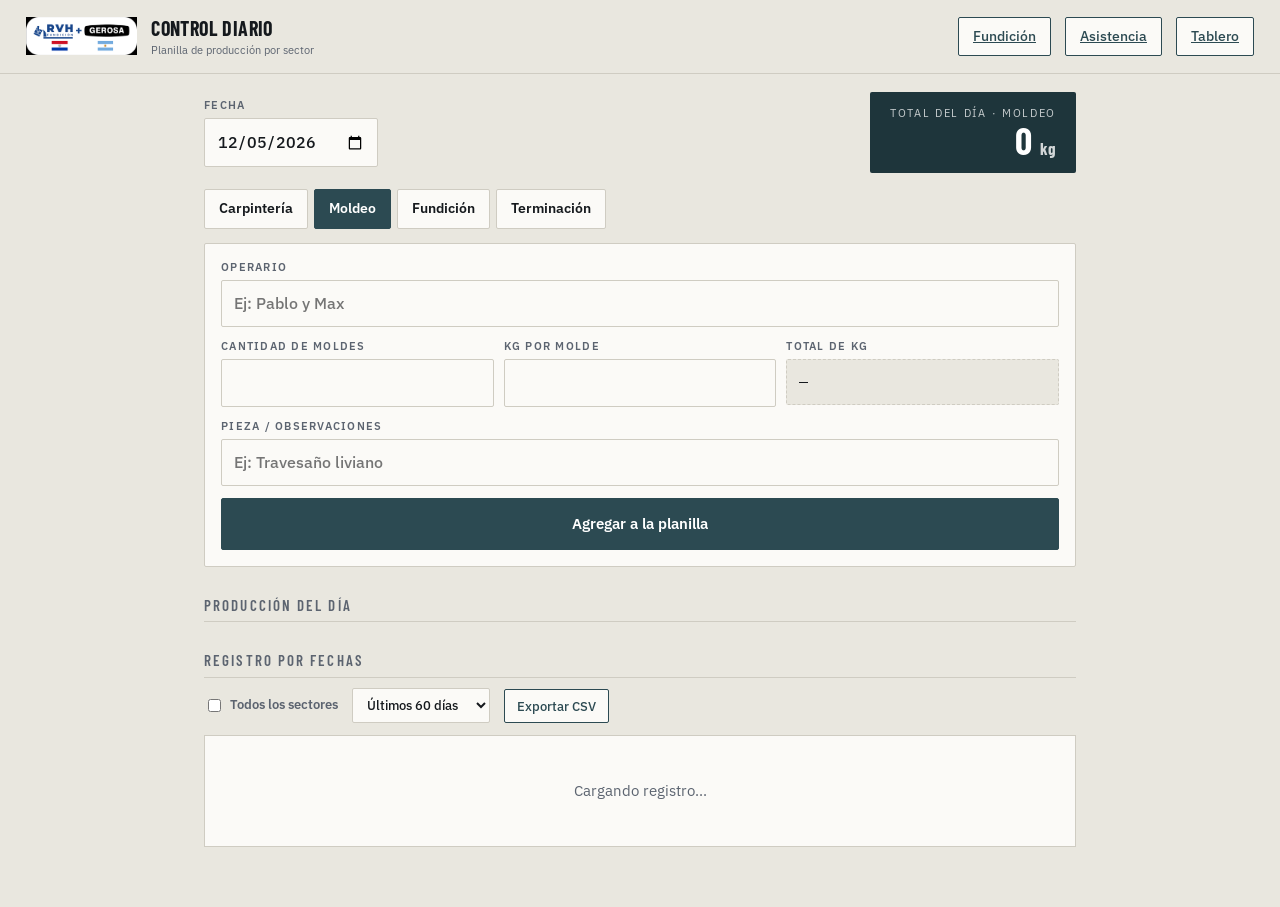
<file: carga.html>
<!DOCTYPE html>
<html lang="es">
<head>
<meta charset="UTF-8">
<meta name="viewport" content="width=device-width, initial-scale=1.0">
<title>Control Diario · RVH Fundición</title>

<link rel="manifest" href="manifest.json">
<meta name="theme-color" content="#1E353B">
<meta name="apple-mobile-web-app-capable" content="yes">
<meta name="apple-mobile-web-app-status-bar-style" content="black-translucent">
<meta name="apple-mobile-web-app-title" content="RVH Carga">
<link rel="apple-touch-icon" href="icons/icon-192.png">

<link rel="preconnect" href="https://fonts.googleapis.com">
<link rel="preconnect" href="https://fonts.gstatic.com" crossorigin>
<link href="https://fonts.googleapis.com/css2?family=Barlow+Condensed:wght@500;600;700&family=IBM+Plex+Mono:wght@400;500;600&family=IBM+Plex+Sans:wght@400;500;600&display=swap" rel="stylesheet">
<link rel="stylesheet" href="estilos.css">
<style>
  .hoja{max-width:900px;margin:0 auto;padding:18px 14px 60px}
  .cab{display:flex;flex-wrap:wrap;gap:12px;align-items:center;justify-content:space-between;margin-bottom:16px}
  .total{background:var(--steel-dk);color:#fff;border-radius:2px;padding:14px 20px;text-align:right}
  .total .rot{font-size:10.5px;letter-spacing:.16em;text-transform:uppercase;opacity:.75}
  .total .val{font-family:var(--cond);font-size:38px;font-weight:700;line-height:1}
  .total .val span{font-size:17px;opacity:.8}
  .secbar{display:flex;gap:6px;flex-wrap:wrap;margin-bottom:14px}
  .secbar button{padding:9px 14px;border:1px solid var(--rule);background:var(--surface);
    font-weight:600;font-size:13.5px;border-radius:2px;cursor:pointer}
  .secbar button[aria-pressed="true"]{background:var(--steel);border-color:var(--steel);color:#fff}
  .campo{width:100%;padding:11px 12px;font-size:16px;font-weight:500;background:var(--surface);
    border:1px solid var(--rule);border-radius:2px;outline:none;font-family:var(--sans)}
  .campo:focus{border-color:var(--steel);box-shadow:0 0 0 3px rgba(44,74,82,.15)}
  .lab{display:block;font-size:10.5px;letter-spacing:.12em;text-transform:uppercase;
    color:var(--ink-soft);font-weight:600;margin-bottom:5px}
  .grid3{display:grid;grid-template-columns:1fr 1fr 1fr;gap:10px}
  .calc{background:var(--sand);border:1px dashed var(--rule);border-radius:2px;
    padding:11px 12px;font-family:var(--mono);font-size:15px;font-weight:600}
  .sug{display:flex;flex-wrap:wrap;gap:6px;margin-top:7px}
  .sug button{padding:5px 9px;border:1px solid var(--steel);background:var(--surface);
    color:var(--steel);border-radius:2px;font-size:12px;font-weight:600;cursor:pointer}
  .sug button[aria-pressed="true"]{background:var(--steel);color:#fff}
  .filas td{font-size:13px}
  .mats{display:flex;flex-wrap:wrap;gap:6px}
  .mats button{padding:8px 12px;border:1px solid var(--rule);background:var(--surface);
    border-radius:2px;font-size:13px;font-weight:600;cursor:pointer;font-family:var(--sans)}
  .mats button[aria-pressed="true"]{background:var(--steel);border-color:var(--steel);color:#fff}
  .matTag{display:inline-block;padding:1px 7px;border:1px solid var(--rule);border-radius:2px;
    background:var(--sand);font-size:11px;font-weight:600;white-space:nowrap}
  .resumen{display:grid;grid-template-columns:repeat(auto-fit,minmax(150px,1fr));gap:10px;margin-bottom:14px}
  .tarj{background:var(--surface);border:1px solid var(--rule);border-radius:2px;padding:12px 14px}
  .tarj.act{border-color:var(--steel);box-shadow:inset 3px 0 0 var(--steel)}
  .tarj .rot{font-size:10.5px;letter-spacing:.12em;text-transform:uppercase;color:var(--ink-soft);font-weight:600}
  .tarj .val{font-family:var(--cond);font-size:27px;font-weight:700;line-height:1.1;margin-top:3px}
  .tarj .pie{font-size:11.5px;color:var(--ink-soft)}
  .granTotal{background:var(--steel-dk);color:#fff;border-radius:2px;padding:14px 18px;
    display:flex;justify-content:space-between;align-items:center;gap:14px;margin-bottom:12px;flex-wrap:wrap}
  .granTotal .val{font-family:var(--cond);font-size:34px;font-weight:700;line-height:1}
  .regbar{display:flex;gap:14px;align-items:center;flex-wrap:wrap;margin-bottom:12px;font-size:13px}
  .regbar label{display:flex;gap:6px;align-items:center;color:var(--ink-soft);font-weight:600;cursor:pointer}
  .dia{margin-bottom:16px;border:1px solid var(--rule);border-radius:2px;background:var(--surface)}
  .diaCab{display:flex;justify-content:space-between;align-items:baseline;gap:12px;flex-wrap:wrap;
    padding:10px 14px;background:var(--sand);border-bottom:1px solid var(--rule)}
  .diaCab .f{font-family:var(--cond);font-size:19px;font-weight:700;letter-spacing:.02em}
  .diaCab .t{font-family:var(--mono);font-size:14px;font-weight:600}
  .diaCab .d{font-size:11.5px;color:var(--ink-soft)}
  .dia table{border:0}

  /* --- panel de análisis del registro --- */
  /* Borde propio por tarjeta y no la grilla con fondo: cuando la última
     fila queda incompleta, el hueco no dibuja un bloque gris fantasma. */
  .kpis{display:grid;grid-template-columns:repeat(auto-fit,minmax(132px,1fr));gap:8px;margin-bottom:14px}
  .kpi{background:var(--surface);border:1px solid var(--rule);border-radius:2px;padding:12px 14px}
  .kpi .rot{font-size:10px;letter-spacing:.12em;text-transform:uppercase;color:var(--ink-soft);font-weight:600}
  .kpi .val{font-family:var(--cond);font-size:26px;font-weight:700;line-height:1.15;margin-top:2px}
  .kpi .val u{text-decoration:none;font-size:12.5px;color:var(--ink-soft);font-family:var(--sans);font-weight:500}
  .kpi .pie{font-size:11px;color:var(--ink-soft);margin-top:1px}

  .panel{background:var(--surface);border:1px solid var(--rule);border-radius:2px;
    padding:14px 16px 10px;margin-bottom:14px}
  .panel h3{font-family:var(--cond);font-size:15px;font-weight:700;letter-spacing:.04em;
    text-transform:uppercase;margin:0 0 2px}
  .panel .sub{font-size:11.5px;color:var(--ink-soft);margin-bottom:12px}
  .chartbox{overflow-x:auto;-webkit-overflow-scrolling:touch}
  .chart{display:block}
  .chart .bar{fill:var(--steel);transition:fill .12s}
  .chart .bar:hover{fill:var(--steel-dk)}
  .chart .grid{stroke:var(--rule);stroke-width:1}
  .chart .base{stroke:var(--ink-soft);stroke-width:1;opacity:.45}
  .chart text{font-family:var(--mono);font-size:9.5px;fill:var(--ink-soft)}
  .chart text.dato{font-weight:600;fill:var(--ink)}

  .rank{display:grid;gap:7px}
  .rankFila{display:grid;grid-template-columns:minmax(80px,1.1fr) 3fr auto;gap:9px;align-items:center;font-size:12.5px}
  .rankFila .nom{font-weight:600;white-space:nowrap;overflow:hidden;text-overflow:ellipsis}
  .rankFila .via{background:var(--sand);border-radius:2px;height:11px;overflow:hidden}
  .rankFila .via i{display:block;height:100%;background:var(--steel)}
  .rankFila .n{font-family:var(--mono);font-size:12px;font-weight:600}

  /* --- selección para borrar --- */
  .selbar{position:sticky;bottom:0;z-index:15;display:flex;gap:12px;align-items:center;flex-wrap:wrap;
    background:var(--steel-dk);color:#fff;padding:11px 14px;border-radius:2px;margin-top:10px;font-size:13.5px}
  .selbar[hidden]{display:none}
  .selbar b{font-family:var(--mono)}
  .selbar .btn{padding:8px 14px;font-size:13px}
  .selbar .danger{background:var(--rojo);border-color:var(--rojo);color:#fff}
  .selbar .danger:hover{background:#8E1E17;border-color:#8E1E17}
  .selbar #selNada:hover{background:rgba(255,255,255,.14)}
  td.sel,th.sel{width:1%;padding-right:0}
  td.sel input,th.sel input{width:17px;height:17px;accent-color:var(--steel);cursor:pointer}
  tr.marcada td{background:rgba(44,74,82,.09)}
  .cuando{font-family:var(--mono);font-size:11px;color:var(--ink-soft);white-space:nowrap}

  @media (max-width:640px){ .grid3{grid-template-columns:1fr} }
</style>
</head>
<body>

<div class="topbar" style="position:sticky;top:0;z-index:20">
  <img src="IMG_8258.png" alt="RVH" style="height:38px;width:auto;object-fit:contain" onerror="this.style.display='none'">
  <div style="flex:1;min-width:120px">
    <b style="font-family:var(--cond);font-size:20px;letter-spacing:.02em">CONTROL DIARIO</b>
    <div style="font-size:11px;color:var(--ink-soft)">Planilla de producción por sector</div>
  </div>
  <a class="btn ghost" href="fundicion.html">Fundición</a>
  <a class="btn ghost" href="asistencia.html">Asistencia</a>
  <a class="btn ghost" href="index.html">Tablero</a>
</div>

<div class="hoja">

  <div id="aviso"></div>

  <div class="cab">
    <div>
      <span class="lab">Fecha</span>
      <input id="fecha" type="date" class="campo" style="width:auto">
    </div>
    <div class="total">
      <div class="rot">Total del día · <span id="totalSector">Moldeo</span></div>
      <div class="val" id="totalKg">0 <span>kg</span></div>
    </div>
  </div>

  <div class="secbar" id="secbar"></div>

  <!-- ---------- carga ---------- -->
  <form id="form" style="background:var(--surface);border:1px solid var(--rule);padding:16px;border-radius:2px">
    <div style="margin-bottom:12px">
      <label class="lab" for="operario">Operario</label>
      <input id="operario" class="campo" placeholder="Ej: Pablo y Max" autocomplete="off" required>
    </div>

    <!-- Las dos celdas de kilos se ocultan en los sectores que no los llevan
         (carpintería y terminación), y ahí la fila queda de una sola columna. -->
    <div class="grid3" id="gridCant" style="margin-bottom:12px">
      <div>
        <label class="lab" for="moldes" id="labCant">Cantidad de moldes</label>
        <input id="moldes" class="campo" type="number" min="1" step="1" inputmode="numeric" required>
      </div>
      <div id="celdaKg">
        <label class="lab" for="kg" id="labKg">Kg por molde</label>
        <input id="kg" class="campo" type="number" min="0" step="0.01" inputmode="decimal">
      </div>
      <div id="celdaTotal">
        <span class="lab">Total de kg</span>
        <div class="calc" id="calcKg">—</div>
      </div>
    </div>

    <!-- Solo fundición: es donde se decide la aleación. -->
    <div style="margin-bottom:12px" id="celdaMaterial" hidden>
      <span class="lab">Material colado</span>
      <div class="mats" id="mats"></div>
    </div>

    <div style="margin-bottom:12px">
      <label class="lab" for="pieza">Pieza / Observaciones</label>
      <input id="pieza" class="campo" placeholder="Ej: Travesaño liviano" autocomplete="off">
    </div>

    <button class="btn" id="guardar" type="submit" style="width:100%;padding:14px;font-size:15px;font-weight:600">
      Agregar a la planilla
    </button>
  </form>

  <h2 class="sec">Producción del día</h2>
  <div id="resumen"></div>
  <div id="filas"></div>

  <h2 class="sec">Registro por fechas</h2>
  <div class="regbar">
    <label><input type="checkbox" id="regTodos"> Todos los sectores</label>
    <select id="regRango" class="campo" style="width:auto;padding:7px 10px;font-size:13px">
      <option value="30">Últimos 30 días</option>
      <option value="60" selected>Últimos 60 días</option>
      <option value="180">Últimos 6 meses</option>
      <option value="3650">Todo</option>
    </select>
    <button type="button" class="btn ghost" id="regExport" style="padding:7px 12px;font-size:12.5px">Exportar CSV</button>
  </div>

  <div id="analisis"></div>
  <div id="registro"></div>

  <div class="selbar" id="selbar" hidden>
    <span><b id="selN">0</b> tanda(s) · <b id="selKg">0</b></span>
    <span style="flex:1"></span>
    <button type="button" class="btn" id="selNada" style="background:transparent;border-color:rgba(255,255,255,.55);color:#fff">Deseleccionar</button>
    <button type="button" class="btn danger" id="selBorrar">Borrar</button>
  </div>
</div>

<script src="shared.js"></script>
<script>
(function () {
  'use strict';

  const R = window.RVH;
  const $ = s => document.querySelector(s);
  const esc = s => String(s == null ? '' : s).replace(/[&<>"']/g, c =>
    ({ '&': '&amp;', '<': '&lt;', '>': '&gt;', '"': '&quot;', "'": '&#39;' }[c]));

  let sector = 'Moldeo';
  let delDia = [];   // todas las tandas del día, leídas de la planilla

  $('#fecha').value = R.hoyISO();

  // ---------------- sectores ----------------
  R.SECTORES.forEach(s => {
    const b = document.createElement('button');
    b.type = 'button';
    b.textContent = s;
    b.setAttribute('aria-pressed', String(s === sector));
    b.addEventListener('click', () => {
      sector = s;
      $('#secbar').querySelectorAll('button').forEach(x =>
        x.setAttribute('aria-pressed', String(x.textContent === s)));
      $('#totalSector').textContent = s;
      aplicarSector();
      // Sin ir a la planilla: los cuatro sectores ya están en memoria.
      refrescar();
    });
    $('#secbar').appendChild(b);
  });

  /** Unidad del sector que se está cargando ahora. */
  const uni = () => R.unidadDe(sector);

  /**
   * Pone el formulario en el idioma del sector: en carpintería se cuentan
   * modelos, en moldeo y fundición moldes, en terminación piezas. Donde no
   * hay metal de por medio los kilos no se piden, así el operario no tiene
   * que inventar un número que después nadie va a mirar.
   */
  function aplicarSector() {
    const u = uni();
    const may = u.plural.charAt(0).toUpperCase() + u.plural.slice(1);

    $('#labCant').textContent = 'Cantidad de ' + u.plural;
    $('#moldes').placeholder = '';
    $('#celdaKg').hidden = !u.kg;
    $('#celdaTotal').hidden = !u.kg;
    $('#kg').required = u.kg;
    $('#labKg').textContent = 'Kg por ' + u.sing;
    $('#gridCant').style.gridTemplateColumns = u.kg ? '' : '1fr';

    // El material se pregunta solo en fundición: es el único sector donde se
    // decide una aleación. En los demás la pregunta no tendría respuesta.
    $('#celdaMaterial').hidden = sector !== 'Fundición';
    if (sector !== 'Fundición') material = '';
    pintarMateriales();

    if (!u.kg) $('#kg').value = '';
    recalcular();
    return may;
  }

  // ---------------- material colado ----------------
  let material = '';

  R.MATERIALES_FUNDICION.forEach(m => {
    const b = document.createElement('button');
    b.type = 'button';
    b.textContent = m;
    b.addEventListener('click', () => {
      // Volver a tocar el mismo lo desmarca: el material es opcional y si se
      // eligió por error tiene que poder soltarse sin recargar.
      material = material === m ? '' : m;
      pintarMateriales();
    });
    $('#mats').appendChild(b);
  });

  function pintarMateriales() {
    $('#mats').querySelectorAll('button').forEach(b =>
      b.setAttribute('aria-pressed', String(b.textContent === material)));
  }

  // ---------------- total en vivo ----------------
  function recalcular() {
    const u = uni();
    if (!u.kg) { $('#calcKg').textContent = '—'; return; }
    const m = Number($('#moldes').value), k = Number($('#kg').value);
    $('#calcKg').textContent = (isFinite(m) && isFinite(k) && m > 0 && k >= 0)
      ? (m * k).toLocaleString('es-PY') + ' kg' : '—';
  }
  $('#moldes').addEventListener('input', recalcular);
  $('#kg').addEventListener('input', recalcular);

  // ---------------- planilla del día ----------------
  const kg = n => Math.round(n).toLocaleString('es-PY');

  const sumar = (filas, campo) => filas.reduce((s, f) => s + f[campo], 0);
  const tandas = n => n + ' tanda' + (n === 1 ? '' : 's');

  /**
   * Lo anotado de la tanda: las dos columnas juntas, no una u otra.
   *
   * El formulario escribe en `pieza`, pero `observaciones` se completa a mano
   * en la planilla. Mostrando `pieza || observaciones`, una nota agregada
   * después a una fila que ya tenía pieza no aparecía nunca.
   */
  function nota(f) {
    const partes = [];
    // El material va primero y visualmente aparte: es un dato clasificado,
    // no texto libre, y conviene que se distinga de lo que escribió alguien.
    if (String(f.material || '').trim()) {
      partes.push('\u0000' + String(f.material).trim());
    }
    [f.pieza, f.observaciones].forEach(x => {
      const t = String(x == null ? '' : x).trim();
      // Si la planilla tiene una sola columna para las dos cosas, las dos
      // llegan con el mismo texto y no hay que repetirlo.
      if (t && partes.indexOf(t) === -1) partes.push(t);
    });
    return partes.join(' · ') || '—';
  }

  /** nota() con el material envuelto en su etiqueta. */
  function notaHTML(f) {
    return nota(f).split(' · ').map(t => t.charAt(0) === '\u0000'
      ? '<span class="matTag">' + esc(t.slice(1)) + '</span>'
      : esc(t)).join(' ');
  }

  function pintar() {
    const u = uni();
    const filas = delDia.filter(f => f.sector === sector);

    // El número grande de arriba habla en la unidad del sector: kilos donde
    // hay metal, y la cuenta de modelos o piezas donde no.
    $('#totalKg').innerHTML = u.kg
      ? kg(sumar(filas, 'total_kg')) + ' <span>kg</span>'
      : sumar(filas, 'cantidad_moldes').toLocaleString('es-PY') +
        ' <span>' + esc(u.plural) + '</span>';

    // Resumen: todo el día de un vistazo, los cuatro sectores juntos. Los
    // kilos de la planta son los de moldeo y fundición; sumarles carpintería
    // y terminación no daría nada, así que esas van contadas aparte.
    const totalGral = sumar(delDia, 'total_kg');
    const porUnidad = R.SECTORES.map(sec => {
      const n = sumar(delDia.filter(x => x.sector === sec), 'cantidad_moldes');
      return n ? R.contar(n, sec) : '';
    }).filter(Boolean).join(' · ');

    $('#resumen').innerHTML = `
      <div class="granTotal">
        <div>
          <div style="font-size:10.5px;letter-spacing:.16em;text-transform:uppercase;opacity:.75">
            Total de la planta · ${esc(fechaLinda($('#fecha').value))}</div>
          <div style="font-size:12px;opacity:.8;margin-top:2px">
            ${esc(porUnidad || 'sin cargar')} · ${tandas(delDia.length)}</div>
        </div>
        <div class="val">${kg(totalGral)} <span style="font-size:16px;opacity:.8">kg</span></div>
      </div>
      <div class="resumen">${R.SECTORES.map(sec => {
        const su = R.unidadDe(sec);
        const f = delDia.filter(x => x.sector === sec);
        const t = su.kg ? sumar(f, 'total_kg') : sumar(f, 'cantidad_moldes');
        const op = Array.from(new Set(f.map(x => x.operario).filter(Boolean)));
        return `<div class="tarj ${sec === sector ? 'act' : ''}">
          <div class="rot">${esc(sec)}</div>
          <div class="val" style="color:${t ? 'var(--ink)' : 'var(--neutro)'}">${
            t.toLocaleString('es-PY')}<span
            style="font-size:13px;color:var(--ink-soft)"> ${esc(su.kg ? 'kg' : su.plural)}</span></div>
          <div class="pie">${f.length ? tandas(f.length) : 'sin cargar'}${
            op.length ? ' · ' + esc(op.join(', ')) : ''}</div>
        </div>`;
      }).join('')}</div>`;

    const may = u.plural.charAt(0).toUpperCase() + u.plural.slice(1);
    $('#filas').innerHTML = filas.length ? `<div class="tablebox"><table class="filas"><thead><tr>
        <th>Operario</th><th class="num">${esc(may)}</th>
        ${u.kg ? `<th class="num">Kg/${esc(u.sing)}</th><th class="num">Total kg</th>` : ''}
        <th>Pieza / Observaciones</th>
      </tr></thead><tbody>${filas.map(f => `<tr style="cursor:default">
        <td>${esc(f.operario)}</td>
        <td class="num mono"><b>${f.cantidad_moldes}</b></td>
        ${u.kg ? `<td class="num mono">${f.kg_por_molde}</td>
        <td class="num mono"><b>${kg(f.total_kg)}</b></td>` : ''}
        <td>${notaHTML(f)}</td>
      </tr>`).join('')}</tbody></table></div>`
      : `<div class="empty">Sin tandas de ${esc(sector)} en esta fecha.</div>`;
  }

  function fechaLinda(iso) {
    const d = R.parseFecha(iso);
    return d ? R.formatFecha(d) : iso;
  }

  // ---------------- registro histórico ----------------
  const DIAS_ES = ['domingo','lunes','martes','miércoles','jueves','viernes','sábado'];
  const MESES_ES = ['ene','feb','mar','abr','may','jun','jul','ago','sep','oct','nov','dic'];

  // Todo lo que muestra la pantalla sale de acá: una sola lectura, con los
  // cuatro sectores, y de ahí se filtra en el navegador. Antes cada botón de
  // sector y cada apertura pedían de nuevo a la planilla, y cada pedido hacía
  // fila detrás de los anteriores.
  let filasReg = [];              // registro completo del rango, todos los sectores
  let desdeReg = '';              // desde qué fecha está cargado filasReg
  let pedido = 0;                 // para descartar respuestas que llegan tarde
  const seleccion = new Set();    // ids marcados para borrar

  /** Lo que corresponde mostrar según el filtro de sector. */
  function filasVisibles() {
    return $('#regTodos').checked ? filasReg : filasReg.filter(f => f.sector === sector);
  }

  /** Repinta todo desde filasReg. No toca la red. */
  function refrescar() {
    const visibles = filasVisibles();

    // Lo seleccionado que dejó de verse se deselecciona: no se puede borrar
    // a ciegas algo que quedó fuera del filtro.
    const aLaVista = new Set(visibles.map(f => f.id));
    Array.from(seleccion).forEach(id => { if (!aLaVista.has(id)) seleccion.delete(id); });

    pintarAnalisis(visibles);
    pintarRegistro(visibles);
    pintarSelbar();
    sincronizarDia();
  }

  function nombreDia(iso) {
    const d = R.parseFecha(iso);
    return d ? DIAS_ES[d.getDay()] : '';
  }

  function isoHaceDias(dias) {
    const d = new Date();
    d.setDate(d.getDate() - dias);
    return d.getFullYear() + '-' +
      String(d.getMonth() + 1).padStart(2, '0') + '-' +
      String(d.getDate()).padStart(2, '0');
  }

  async function traerRegistro() {
    const desde = isoHaceDias(Number($('#regRango').value) || 60);

    // Si el operario toca dos veces el rango, la respuesta del primer pedido
    // puede llegar después de la del segundo. Este número dice cuál es el
    // pedido vigente; lo que llega tarde se descarta.
    const mio = ++pedido;

    $('#registro').innerHTML = '<div class="empty">Cargando registro...</div>';

    // Google a veces tarda diez segundos en despertar. Si no se dice nada, la
    // pantalla parece trabada y alguien recarga a la mitad del pedido.
    const lento = setTimeout(() => {
      if (mio === pedido) {
        $('#registro').innerHTML = '<div class="empty">Cargando registro...' +
          '<div style="font-size:12px;margin-top:6px">La planilla está tardando más de lo normal. ' +
          'Esperá unos segundos más.</div></div>';
      }
    }, 6000);

    try {
      // Siempre los cuatro sectores: filtrar del lado de la planilla no
      // ahorra nada y obliga a volver a preguntar al cambiar de sector.
      const filas = await R.leerRegistro(desde, '');
      if (mio !== pedido) return;
      filasReg = filas;
      desdeReg = desde;
      refrescar();
    } catch (err) {
      if (mio !== pedido) return;
      filasReg = [];
      desdeReg = '';
      mostrarFalla(err);
    } finally {
      clearTimeout(lento);
    }
  }

  /**
   * Una lectura que falla tiene que terminar en algo que se pueda apretar.
   * Dejar el "Cargando..." puesto era lo que obligaba a recargar la página.
   */
  function mostrarFalla(err) {
    $('#analisis').innerHTML = '';
    $('#registro').innerHTML = '<div class="err">No se pudo leer el registro: ' +
      esc(err.message) + ' <button type="button" id="regReintentar">Reintentar</button></div>';
    $('#regReintentar').addEventListener('click', traerRegistro);
    pintarSelbar();
  }

  // ---------------- análisis del período ----------------

  /** Agrupa el registro por fecha, de la más vieja a la más nueva. */
  function porDia(filas) {
    const mapa = new Map();
    filas.forEach(f => {
      let g = mapa.get(f.fecha);
      if (!g) { g = { fecha: f.fecha, kg: 0, moldes: 0, tandas: 0 }; mapa.set(f.fecha, g); }
      g.kg += f.total_kg; g.moldes += f.cantidad_moldes; g.tandas++;
    });
    return Array.from(mapa.values()).sort((a, b) => a.fecha < b.fecha ? -1 : 1);
  }

  function ddmm(iso) {
    const d = R.parseFecha(iso);
    return d ? d.getDate() + ' ' + MESES_ES[d.getMonth()] : iso;
  }

  function pintarAnalisis(filas) {
    if (!filas.length) { $('#analisis').innerHTML = ''; return; }

    const dias = porDia(filas);
    const totKg = filas.reduce((s, f) => s + f.total_kg, 0);
    const totMoldes = filas.reduce((s, f) => s + f.cantidad_moldes, 0);

    const todos = $('#regTodos').checked;
    // Mirando un sector solo, se mide en su unidad. Mirando los cuatro juntos
    // no hay unidad común, y los kilos son lo único que se puede sumar.
    const u = todos ? R.unidadDe('') : uni();
    const ambito = todos ? 'toda la planta' : sector;

    // De qué se habla en los KPI, el gráfico y el ranking: kilos donde los
    // kilos existen, y la cuenta de modelos o piezas donde no.
    const enKg = u.kg;
    const campo = enKg ? 'kg' : 'moldes';
    const rot = enKg ? 'kg' : u.plural;

    const total = enKg ? totKg : totMoldes;
    const mejor = dias.reduce((a, b) => b[campo] > a[campo] ? b : a, dias[0]);
    const promDia = total / dias.length;
    // Promedio ponderado real: no es el promedio de los kg/molde cargados,
    // porque cada tanda pesa distinto según cuántos moldes tenga.
    //
    // Mirando la planta entera se divide solo por las unidades que llevan
    // kilos: sumarle los modelos de carpintería al divisor bajaría el número
    // sin que nadie haya producido más liviano.
    const filasConKg = filas.filter(f => R.unidadDe(f.sector).kg);
    const molPesados = filasConKg.reduce((s, f) => s + f.cantidad_moldes, 0);
    const kgMolde = molPesados ? totKg / molPesados : 0;
    const num = (n, d) => n.toLocaleString('es-PY', { maximumFractionDigits: d == null ? 0 : d });

    // La cuenta de unidades y los kg por unidad solo tienen sentido donde se
    // llevan kilos; en un solo sector sin kilos el total ya es la cuenta.
    const extra = enKg ? `
      <div class="kpi"><div class="rot">${esc(u.plural.charAt(0).toUpperCase() + u.plural.slice(1))}</div>
        <div class="val">${num(totMoldes)}</div>
        <div class="pie">${tandas(filas.length)}</div></div>
      <div class="kpi"><div class="rot">Kg por ${esc(u.sing)}</div>
        <div class="val">${num(kgMolde, 1)} <u>kg</u></div>
        <div class="pie">promedio ponderado</div></div>`
      : `<div class="kpi"><div class="rot">Tandas</div>
        <div class="val">${num(filas.length)}</div>
        <div class="pie">cargas del período</div></div>`;

    $('#analisis').innerHTML = `
      <div class="kpis">
        <div class="kpi"><div class="rot">Total del período</div>
          <div class="val">${num(total)} <u>${esc(rot)}</u></div>
          <div class="pie">${esc(ambito)}</div></div>
        <div class="kpi"><div class="rot">Promedio por día</div>
          <div class="val">${num(promDia)} <u>${esc(rot)}</u></div>
          <div class="pie">sobre ${dias.length} día${dias.length === 1 ? '' : 's'} trabajado${dias.length === 1 ? '' : 's'}</div></div>
        <div class="kpi"><div class="rot">Mejor día</div>
          <div class="val">${num(mejor[campo])} <u>${esc(rot)}</u></div>
          <div class="pie">${esc(ddmm(mejor.fecha))}</div></div>
        ${extra}
      </div>

      <div class="panel">
        <h3>Producción diaria</h3>
        <div class="sub">${esc(enKg ? 'Kilos' : u.plural.charAt(0).toUpperCase() + u.plural.slice(1))} por día · ${
          esc(ambito)}${dias.length > 30 ? ' · últimos 30 días con carga' : ''}${
          todos ? ' · carpintería y terminación no llevan kilos' : ''}</div>
        <div class="chartbox">${grafico(dias.slice(-30), campo, rot, u)}</div>
      </div>

      ${ranking(filas, 'operario', 'Producción por operario', enKg && !todos, todos ? 'unidades' : rot)}
      ${todos ? ranking(filas, 'sector', 'Producción por sector', false, 'unidades') : ''}`;
  }

  /**
   * Barras verticales por día, SVG a mano. `campo` dice qué se mide: 'kg'
   * donde hay metal, 'moldes' (la cuenta) en carpintería y terminación.
   *
   * Una sola serie, así que no lleva leyenda: el título ya dice qué se
   * está midiendo. Se etiquetan solo el máximo y el último día; poner el
   * número sobre cada barra vuelve ilegible un mes de producción.
   */
  function grafico(dias, campo, rot, u) {
    // padR deja lugar para que la fecha del último día, centrada bajo su
    // barra, no quede cortada contra el borde del gráfico.
    const padL = 46, padR = 24, padT = 18, padB = 30;
    const hueco = 2;
    const alto = 190;

    // Las barras se ensanchan hasta llenar el panel cuando hay pocos días,
    // y se achican hasta un mínimo legible cuando hay muchos; pasado ese
    // mínimo el gráfico se desborda y el contenedor lo hace desplazable.
    const dispon = Math.max(300, ($('#analisis').clientWidth || 700) - 36);
    const anchoBarra = Math.max(8, Math.min(46,
      Math.floor((dispon - padL - padR) / Math.max(dias.length, 1))));
    const ancho = Math.max(300, padL + padR + dias.length * anchoBarra);
    const h = alto - padT - padB;

    const max = Math.max.apply(null, dias.map(d => d[campo])) || 1;
    // Techo redondeado hacia arriba, para que la grilla caiga en números
    // que se puedan leer de un vistazo.
    const paso = Math.pow(10, Math.floor(Math.log10(max))) / 2;
    const techo = Math.ceil(max / paso) * paso || 1;
    const y = v => padT + h - (v / techo) * h;

    const lineas = [0, 0.25, 0.5, 0.75, 1].map(p => {
      const v = techo * p, yy = y(v);
      return `<line class="${p ? 'grid' : 'base'}" x1="${padL}" y1="${yy}" x2="${ancho - padR}" y2="${yy}"/>
        <text x="${padL - 6}" y="${yy + 3}" text-anchor="end">${Math.round(v).toLocaleString('es-PY')}</text>`;
    }).join('');

    // Con muchas barras las fechas se pisan. Cuántas entran depende del
    // ancho real, no de la cantidad de días: en el celular las barras son
    // finas y "29 jun" ocupa el lugar de tres.
    const caben = Math.max(2, Math.floor((ancho - padL - padR) / 46));
    const cadaN = Math.ceil(dias.length / caben);
    const iMax = dias.reduce((a, d, i) => dias[a][campo] >= d[campo] ? a : i, 0);

    const barras = dias.map((d, i) => {
      const x = padL + i * anchoBarra;
      const w = anchoBarra - hueco;
      const yy = y(d[campo]), alt = Math.max(padT + h - yy, 1);
      const r = Math.min(4, w / 2, alt);
      const path = `M${x},${yy + alt} L${x},${yy + r} Q${x},${yy} ${x + r},${yy} ` +
        `L${x + w - r},${yy} Q${x + w},${yy} ${x + w},${yy + r} L${x + w},${yy + alt} Z`;
      // Solo el máximo y el último día llevan número, y el último se calla
      // si está pegado al máximo: dos etiquetas juntas se pisan.
      const etiqueta = i === iMax || (i === dias.length - 1 && iMax < i - 1)
        ? `<text class="dato" x="${x + w / 2}" y="${yy - 5}" text-anchor="middle">${Math.round(d[campo]).toLocaleString('es-PY')}</text>`
        : '';
      const ultimo = i === dias.length - 1;
      const fecha = ultimo || (i % cadaN === 0 && dias.length - 1 - i >= Math.max(2, cadaN))
        ? `<text x="${x + w / 2}" y="${padT + h + 13}" text-anchor="middle">${esc(ddmm(d.fecha))}</text>` : '';
      // El globo dice siempre las dos cosas: lo que se grafica y el resto.
      const detalle = campo === 'kg'
        ? Math.round(d.kg).toLocaleString('es-PY') + ' kg · ' + d.moldes + ' ' + u.plural
        : d.moldes.toLocaleString('es-PY') + ' ' + u.plural;
      return `<g><path class="bar" d="${path}"><title>${esc(ddmm(d.fecha))} · ${
        esc(detalle)} en ${tandas(d.tandas)}</title></path>${etiqueta}${fecha}</g>`;
    }).join('');

    return `<svg class="chart" width="${ancho}" height="${alto}" viewBox="0 0 ${ancho} ${alto}"
      role="img" aria-label="${esc(rot.charAt(0).toUpperCase() + rot.slice(1))} por día">${lineas}${barras}</svg>`;
  }

  /** Barras horizontales acumuladas por operario o por sector. */
  function ranking(filas, campo, titulo, enKg, rot) {
    const mapa = new Map();
    filas.forEach(f => {
      const k = (f[campo] || '').trim() || '(sin indicar)';
      const g = mapa.get(k) || { kg: 0, moldes: 0 };
      g.kg += f.total_kg; g.moldes += f.cantidad_moldes;
      mapa.set(k, g);
    });
    const medir = x => enKg ? x.kg : x.moldes;
    const lista = Array.from(mapa.entries()).map(([nom, g]) => ({ nom, ...g }))
      .sort((a, b) => medir(b) - medir(a)).slice(0, 8);
    if (lista.length < 2) return '';

    // En el ranking por sector cada fila lleva su propia unidad: decir "0 kg"
    // en carpintería y terminación las mostraba como si no hubieran hecho
    // nada, cuando lo que pasa es que ahí no se pesa.
    const porSector = campo === 'sector';
    const sufijo = x => porSector ? ' ' + R.unidadDe(x.nom).plural : (enKg ? ' kg' : ' ' + rot);

    const max = medir(lista[0]) || 1;
    // Redacción neutra a propósito: "unidades acumulados" no concuerda, y
    // el género cambia según la unidad (piezas vs. moldes).
    const sub = porSector
      ? 'Producción acumulada, cada sector en su unidad'
      : 'Acumulado en el período · ' + (enKg ? 'kilos' : rot);

    return `<div class="panel">
      <h3>${esc(titulo)}</h3><div class="sub">${esc(sub)}</div>
      <div class="rank">${lista.map(x => `<div class="rankFila">
        <span class="nom" title="${esc(x.nom)}">${esc(x.nom)}</span>
        <span class="via"><i style="width:${(medir(x) / max * 100).toFixed(1)}%"></i></span>
        <span class="n">${Math.round(medir(x)).toLocaleString('es-PY')}${esc(sufijo(x))}</span>
      </div>`).join('')}</div>
    </div>`;
  }

  function pintarRegistro(filas) {
    if (!filas.length) {
      $('#registro').innerHTML = '<div class="empty">Todavía no hay nada cargado en este período.</div>';
      return;
    }

    // Ya vienen ordenadas de más nueva a más vieja; se agrupan conservando
    // ese orden, así el último día cargado queda arriba de todo.
    const porFecha = [];
    filas.forEach(f => {
      var g = porFecha.length ? porFecha[porFecha.length - 1] : null;
      if (!g || g.fecha !== f.fecha) { g = { fecha: f.fecha, filas: [] }; porFecha.push(g); }
      g.filas.push(f);
    });

    const todos = $('#regTodos').checked;
    // Con los cuatro sectores mezclados no hay una unidad común, así que la
    // columna se llama "Cantidad" y los kilos quedan en blanco donde no van.
    const u = todos ? R.unidadDe('') : uni();
    const conKg = u.kg;
    const rotCant = todos ? 'Cantidad' : u.plural.charAt(0).toUpperCase() + u.plural.slice(1);

    $('#registro').innerHTML = porFecha.map(g => {
      const totKg = sumar(g.filas, 'total_kg');
      const totCant = sumar(g.filas, 'cantidad_moldes');
      const todasMarcadas = g.filas.every(f => seleccion.has(f.id));
      return `<div class="dia">
        <div class="diaCab">
          <div>
            <span class="f">${esc(fechaLinda(g.fecha))}</span>
            <span class="d"> · ${esc(nombreDia(g.fecha))} · ${
              esc(todos ? totCant + ' ' + u.plural : R.contar(totCant, sector))} en ${tandas(g.filas.length)}</span>
          </div>
          <div class="t">${conKg ? kg(totKg) + ' kg' : totCant.toLocaleString('es-PY') + ' ' + esc(u.plural)}</div>
        </div>
        <div class="tablebox"><table class="filas"><thead><tr>
          <th class="sel"><input type="checkbox" data-dia="${esc(g.fecha)}" title="Seleccionar el día entero"${todasMarcadas ? ' checked' : ''}></th>
          ${todos ? '<th>Sector</th>' : ''}
          <th>Operario</th><th class="num">${esc(rotCant)}</th>
          ${conKg ? `<th class="num">Kg/${esc(todos ? 'u' : u.sing)}</th><th class="num">Total kg</th>` : ''}
          <th>Pieza / Observaciones</th><th>Cargado</th>
        </tr></thead><tbody>${g.filas.map(f => {
          // En la vista mezclada, una fila de carpintería no tiene kilos que
          // mostrar: va un guion, no un cero que parezca producción medida.
          const fkg = R.unidadDe(f.sector).kg;
          return `<tr style="cursor:default"${seleccion.has(f.id) ? ' class="marcada"' : ''}>
          <td class="sel"><input type="checkbox" data-id="${f.id}"${seleccion.has(f.id) ? ' checked' : ''}></td>
          ${todos ? '<td>' + esc(f.sector) + '</td>' : ''}
          <td>${esc(f.operario)}</td>
          <td class="num mono"><b>${f.cantidad_moldes}</b></td>
          ${conKg ? `<td class="num mono">${fkg ? f.kg_por_molde : '—'}</td>
          <td class="num mono"><b>${fkg ? kg(f.total_kg) : '—'}</b></td>` : ''}
          <td>${notaHTML(f)}</td>
          <td class="cuando">${esc(cuando(f.creado_en, f.fecha))}</td>
        </tr>`; }).join('')}</tbody></table></div>
      </div>`;
    }).join('');
  }

  /**
   * Cuándo se cargó la tanda, que no siempre es el día que se produjo.
   * Si se cargó el mismo día alcanza con la hora; si se cargó después hay
   * que decirlo, porque es justo el caso que suele estar mal escrito.
   */
  function cuando(creado, fecha) {
    if (!creado) return '—';
    const partes = String(creado).split(' ');
    const dia = partes[0], hora = (partes[1] || '').slice(0, 5);
    if (dia === fecha) return hora || '—';
    return ddmm(dia) + (hora ? ' ' + hora : '');
  }

  // ---------------- selección y borrado ----------------

  /** Las marcadas, siempre entre las que están a la vista. */
  function marcadas() {
    return filasVisibles().filter(f => seleccion.has(f.id));
  }

  /** Cuánto suma un conjunto de tandas, en la unidad que corresponda. */
  function magnitud(filas) {
    const u = $('#regTodos').checked ? R.unidadDe('') : uni();
    return u.kg
      ? kg(sumar(filas, 'total_kg')) + ' kg'
      : sumar(filas, 'cantidad_moldes').toLocaleString('es-PY') + ' ' + u.plural;
  }

  function pintarSelbar() {
    const sel = marcadas();
    $('#selbar').hidden = !sel.length;
    $('#selN').textContent = sel.length;
    $('#selKg').textContent = magnitud(sel);
  }

  // Delegado: el registro se vuelve a dibujar entero en cada refresco, así
  // que enganchar cada checkbox por separado se perdería en el camino.
  $('#registro').addEventListener('change', e => {
    const el = e.target;
    if (el.tagName !== 'INPUT') return;

    const visibles = filasVisibles();

    if (el.dataset.dia) {
      visibles.filter(f => f.fecha === el.dataset.dia)
        .forEach(f => el.checked ? seleccion.add(f.id) : seleccion.delete(f.id));
      pintarRegistro(visibles);
    } else if (el.dataset.id) {
      const id = Number(el.dataset.id);
      el.checked ? seleccion.add(id) : seleccion.delete(id);
      const tr = el.closest('tr');
      if (tr) tr.classList.toggle('marcada', el.checked);
      // El checkbox del día deja de valer si la fila desmarcada era suya.
      const cab = el.closest('table').querySelector('thead input[data-dia]');
      if (cab) cab.checked = visibles.filter(f => f.fecha === cab.dataset.dia)
        .every(f => seleccion.has(f.id));
    }
    pintarSelbar();
  });

  $('#selNada').addEventListener('click', () => {
    seleccion.clear();
    pintarRegistro(filasVisibles());
    pintarSelbar();
  });

  $('#selBorrar').addEventListener('click', async () => {
    const sel = marcadas();
    const ids = sel.map(f => f.id);
    if (!ids.length) return;
    if (!confirm('Se van a borrar ' + ids.length + ' tanda(s) por ' + magnitud(sel) +
      '. Esto no se puede deshacer. ¿Confirmás?')) return;

    $('#selBorrar').disabled = true;
    $('#selBorrar').textContent = 'Borrando...';
    try {
      const n = await R.borrarRegistro(ids);
      seleccion.clear();
      aviso('Se borraron ' + n + ' tanda' + (n === 1 ? '' : 's') + ' del registro.', 'ok');
      await traerRegistro();
    } catch (err) {
      aviso(err.message || 'No se pudo borrar.', 'err');
    } finally {
      $('#selBorrar').disabled = false;
      $('#selBorrar').textContent = 'Borrar';
    }
  });

  // ---------------- exportar ----------------
  $('#regExport').addEventListener('click', () => {
    // Se exporta lo que está a la vista, filtro de sector incluido: si en
    // pantalla dice Moldeo, el archivo no debería traer los otros tres.
    const aExportar = filasVisibles();
    if (!aExportar.length) return aviso('No hay nada para exportar en este período.', 'warn');
    // Encabezado neutro: el archivo puede traer los cuatro sectores juntos,
    // y cada uno cuenta una cosa distinta. La columna Sector lo desambigua.
    const cab = ['Fecha', 'Sector', 'Operario', 'Cantidad', 'Unidad', 'Kg por unidad',
      'Total kg', 'Material', 'Pieza', 'Observaciones', 'Cargado'];
    const campo = v => {
      const s = String(v == null ? '' : v);
      return /[";\n]/.test(s) ? '"' + s.replace(/"/g, '""') + '"' : s;
    };
    // Separador punto y coma: es lo que espera el Excel en español, que es
    // con lo que se abre esto en la oficina.
    const filas = aExportar.map(f => {
      const fu = R.unidadDe(f.sector);
      return [f.fecha, f.sector, f.operario, f.cantidad_moldes, fu.plural,
        fu.kg ? f.kg_por_molde : '', fu.kg ? f.total_kg : '',
        f.material || '', f.pieza || '', f.observaciones || '', f.creado_en];
    });
    const csv = '﻿' + [cab].concat(filas).map(r => r.map(campo).join(';')).join('\r\n');

    const a = document.createElement('a');
    a.href = URL.createObjectURL(new Blob([csv], { type: 'text/csv;charset=utf-8' }));
    a.download = 'rvh-registro-' + R.hoyISO() + '.csv';
    a.click();
    setTimeout(() => URL.revokeObjectURL(a.href), 1000);
  });

  // Ninguno de los dos vuelve a la planilla: el de sectores filtra lo que ya
  // está en memoria, y el de rango sí necesita traer más días.
  $('#regTodos').addEventListener('change', refrescar);
  $('#regRango').addEventListener('change', traerRegistro);

  /**
   * Pone en pantalla la producción de la fecha elegida.
   *
   * Normalmente sale de filasReg sin pedir nada: el registro ya trae desde
   * `desdeReg` hasta hoy. Solo si se elige una fecha anterior a ese rango hay
   * que preguntar por ese día puntual.
   */
  async function sincronizarDia() {
    const fecha = $('#fecha').value;

    if (desdeReg && fecha >= desdeReg) {
      delDia = filasReg.filter(f => f.fecha === fecha);
      pintar();
      return;
    }

    try {
      delDia = await R.leerDia(fecha);
    } catch (err) {
      // Si no se puede leer, al menos no perdemos lo de esta sesión.
      delDia = [];
      aviso('No se pudo leer la producción del día: ' + err.message, 'warn');
    }
    pintar();
  }

  function aviso(msg, tipo) {
    const col = { ok: 'var(--verde)', err: 'var(--rojo)', warn: 'var(--ambar)' }[tipo] || 'var(--verde)';
    $('#aviso').innerHTML = `<div style="border:1px solid ${col};color:${col};background:var(--surface);
      padding:10px 14px;border-radius:2px;font-size:13.5px;font-weight:600;margin-bottom:14px">${esc(msg)}</div>`;
    window.scrollTo({ top: 0, behavior: 'smooth' });
  }

  // ---------------- guardar ----------------
  $('#form').addEventListener('submit', async e => {
    e.preventDefault();

    const u = uni();
    const cant = Number($('#moldes').value);
    // Donde no se llevan kilos se manda 0: la planilla guarda siempre en las
    // mismas columnas, y un 0 ahí significa "este sector no pesa lo que hace".
    const kgU = u.kg ? Number($('#kg').value) : 0;

    if (!(cant > 0)) return aviso('La cantidad de ' + u.plural + ' tiene que ser mayor a 0.', 'err');
    if (u.kg && !(kgU >= 0)) return aviso('Poné los kg por ' + u.sing + '.', 'err');

    const datos = {
      fecha: $('#fecha').value,
      sector,
      operario: $('#operario').value.trim(),
      cantidad_moldes: cant,
      kg_por_molde: kgU,
      material: material,
      pieza: $('#pieza').value.trim()
    };

    $('#guardar').disabled = true;
    $('#guardar').textContent = 'Guardando...';

    try {
      const r = await R.registrarCargaDiaria(datos);
      aviso('Cargado: ' + R.contar(cant, sector) +
        (u.kg ? ' · ' + r.total_kg.toLocaleString('es-PY') + ' kg' : '') +
        (datos.material ? ' · ' + datos.material : ''), 'ok');

      // El operario y el sector se mantienen: normalmente carga varias
      // tandas seguidas del mismo turno.
      ['moldes', 'kg', 'pieza'].forEach(id => { $('#' + id).value = ''; });
      material = '';
      pintarMateriales();
      recalcular();
      $('#moldes').focus();
      // Una sola relectura: de ella salen tanto el día como el registro.
      await traerRegistro();
    } catch (err) {
      aviso(err.message || 'No se pudo guardar.', 'err');
    } finally {
      $('#guardar').disabled = false;
      $('#guardar').textContent = 'Agregar a la planilla';
    }
  });

  // ---------------- init ----------------
  $('#fecha').addEventListener('change', sincronizarDia);

  aplicarSector();
  // Un solo viaje a la planilla para toda la pantalla.
  traerRegistro();
})();
</script>

<script>
  if ('serviceWorker' in navigator) {
    window.addEventListener('load', () => {
      navigator.serviceWorker.register('service-worker.js').catch(e => console.error('SW:', e));
    });
  }
</script>
</body>
</html>
</file>
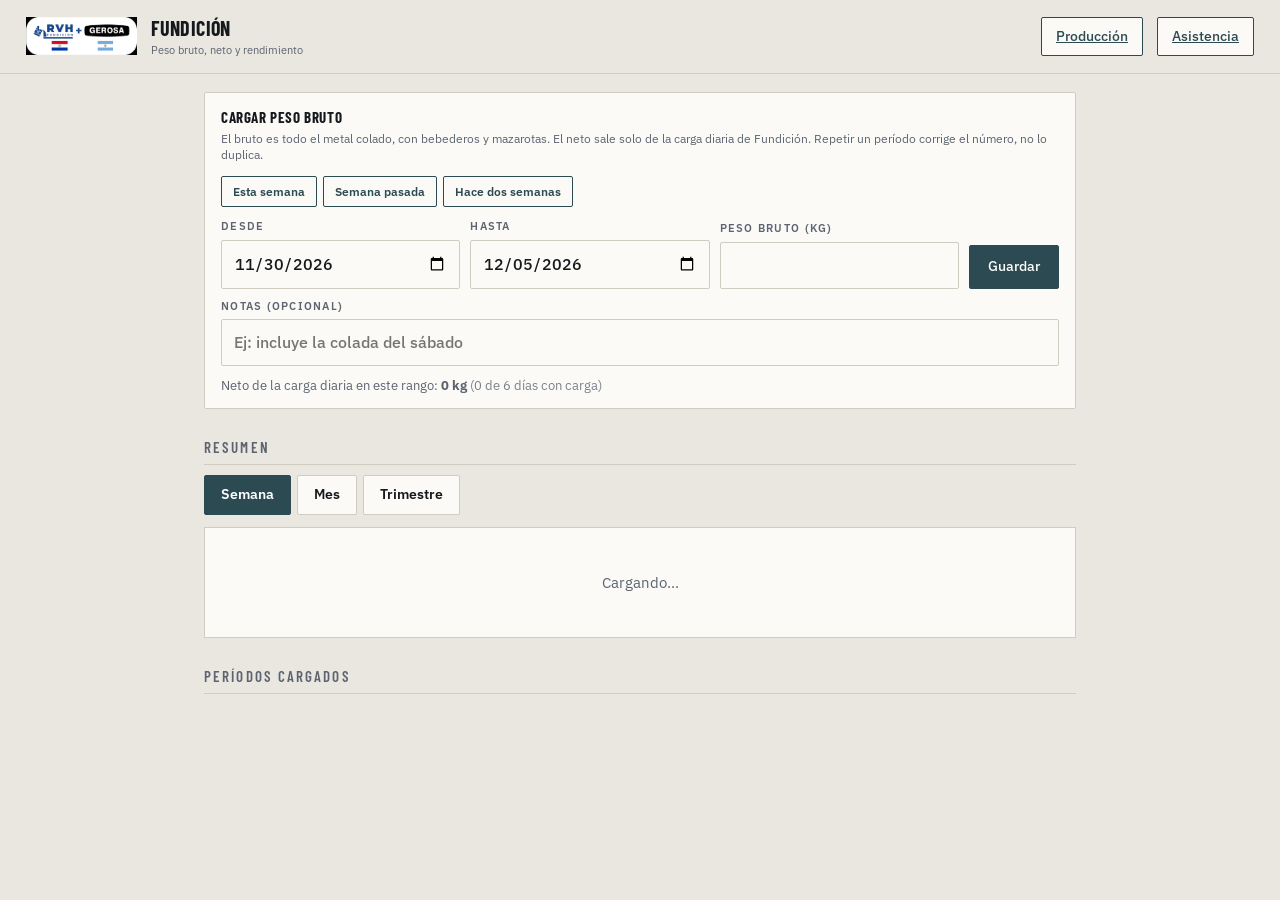
<file: fundicion.html>
<!DOCTYPE html>
<html lang="es">
<head>
<meta charset="UTF-8">
<meta name="viewport" content="width=device-width, initial-scale=1.0">
<title>Fundición · RVH Fundición</title>

<link rel="manifest" href="manifest.json">
<meta name="theme-color" content="#1E353B">
<meta name="apple-mobile-web-app-capable" content="yes">
<meta name="apple-mobile-web-app-status-bar-style" content="black-translucent">
<meta name="apple-mobile-web-app-title" content="RVH Fundición">
<link rel="apple-touch-icon" href="icons/icon-192.png">

<link rel="preconnect" href="https://fonts.googleapis.com">
<link rel="preconnect" href="https://fonts.gstatic.com" crossorigin>
<link href="https://fonts.googleapis.com/css2?family=Barlow+Condensed:wght@500;600;700&family=IBM+Plex+Mono:wght@400;500;600&family=IBM+Plex+Sans:wght@400;500;600&display=swap" rel="stylesheet">
<link rel="stylesheet" href="estilos.css">
<style>
  .hoja{max-width:900px;margin:0 auto;padding:18px 14px 70px}
  .lab{display:block;font-size:10.5px;letter-spacing:.12em;text-transform:uppercase;
    color:var(--ink-soft);font-weight:600;margin-bottom:5px}
  .campo{width:100%;padding:11px 12px;font-size:16px;font-weight:500;background:var(--surface);
    border:1px solid var(--rule);border-radius:2px;outline:none;font-family:var(--sans)}
  .campo:focus{border-color:var(--steel);box-shadow:0 0 0 3px rgba(44,74,82,.15)}

  .kpis{display:grid;grid-template-columns:repeat(auto-fit,minmax(140px,1fr));gap:8px;margin-bottom:14px}
  .kpi{background:var(--surface);border:1px solid var(--rule);border-radius:2px;padding:12px 14px}
  .kpi .rot{font-size:10px;letter-spacing:.12em;text-transform:uppercase;color:var(--ink-soft);font-weight:600}
  .kpi .val{font-family:var(--cond);font-size:28px;font-weight:700;line-height:1.1;margin-top:2px}
  .kpi .val u{text-decoration:none;font-size:12.5px;color:var(--ink-soft);font-family:var(--sans);font-weight:500}
  .kpi .pie{font-size:11px;color:var(--ink-soft);margin-top:1px}

  .panel{background:var(--surface);border:1px solid var(--rule);border-radius:2px;
    padding:14px 16px;margin-bottom:14px}
  .panel h3{font-family:var(--cond);font-size:15px;font-weight:700;letter-spacing:.04em;
    text-transform:uppercase;margin:0 0 2px}
  .panel .sub{font-size:11.5px;color:var(--ink-soft);margin-bottom:12px}

  .rangoGrid{display:grid;grid-template-columns:1fr 1fr 1fr auto;gap:10px;align-items:end}
  /* Sin esto, el ancho mínimo intrínseco de un input date (grande en el
     celular) empuja la columna más allá del 1fr y desborda el panel. */
  .rangoGrid > *{min-width:0}
  .atajos{display:flex;gap:6px;flex-wrap:wrap;margin-bottom:12px}
  .atajos button{padding:6px 11px;border:1px solid var(--steel);background:var(--surface);
    color:var(--steel);border-radius:2px;font-size:12px;font-weight:600;cursor:pointer;font-family:var(--sans)}
  .atajos button:hover{background:#EEF2F2}

  .tabbar{display:flex;gap:6px;flex-wrap:wrap;margin-bottom:12px}
  .tabbar button{padding:9px 16px;border:1px solid var(--rule);background:var(--surface);
    font-weight:600;font-size:13.5px;border-radius:2px;cursor:pointer;font-family:var(--sans)}
  .tabbar button[aria-pressed="true"]{background:var(--steel);border-color:var(--steel);color:#fff}

  /* El gris del bruto no es var(--rule): contra la superficie daba 1.54:1 y
     la barra se perdía en un celular al sol. Este pasa 3:1 y mantiene ΔE 24
     contra el acero del neto, así que sigue leyéndose como el fondo de la
     otra sin desaparecer. */
  .chartbox{overflow-x:auto;-webkit-overflow-scrolling:touch}
  .chart{display:block}
  .chart .bruto{fill:#938D7C}
  .chart .neto{fill:var(--steel)}
  .chart .grid{stroke:var(--rule);stroke-width:1}
  .chart .base{stroke:var(--ink-soft);stroke-width:1;opacity:.45}
  .chart text{font-family:var(--mono);font-size:9.5px;fill:var(--ink-soft)}
  .chart text.dato{font-weight:600;fill:var(--ink)}
  .leyenda{display:flex;gap:14px;flex-wrap:wrap;font-size:11.5px;color:var(--ink-soft);margin-bottom:10px}
  .leyenda span{display:flex;align-items:center;gap:5px}
  .leyenda i{width:11px;height:11px;border-radius:2px;display:block}

  .rend{font-family:var(--mono);font-weight:600}
  .rend.alto{color:var(--verde)}
  .rend.medio{color:var(--ambar)}
  .rend.bajo{color:var(--rojo)}
  .parcial{font-size:10.5px;color:var(--ambar);font-weight:600}

  .pesFila{display:flex;align-items:center;gap:10px;font-size:13px;padding:8px 10px;
    border:1px solid var(--rule);border-radius:2px;flex-wrap:wrap;margin-bottom:6px}
  .pesFila .per{flex:1;min-width:150px;font-weight:600}
  .pesFila .kg{font-family:var(--mono);font-weight:600}
  .pesFila .btn{padding:5px 11px;font-size:12px}

  @media (max-width:640px){
    .rangoGrid{grid-template-columns:1fr}
    .atajos button{flex:1}
  }
</style>
</head>
<body>

<div class="topbar" style="position:sticky;top:0;z-index:20">
  <img src="IMG_8258.png" alt="RVH" style="height:38px;width:auto;object-fit:contain" onerror="this.style.display='none'">
  <div style="flex:1;min-width:120px">
    <b style="font-family:var(--cond);font-size:20px;letter-spacing:.02em">FUNDICIÓN</b>
    <div style="font-size:11px;color:var(--ink-soft)">Peso bruto, neto y rendimiento</div>
  </div>
  <a class="btn ghost" href="carga.html">Producción</a>
  <a class="btn ghost" href="asistencia.html">Asistencia</a>
</div>

<div class="hoja">

  <div id="aviso"></div>

  <div class="panel">
    <h3>Cargar peso bruto</h3>
    <div class="sub">El bruto es todo el metal colado, con bebederos y mazarotas. El neto sale
      solo de la carga diaria de Fundición. Repetir un período corrige el número, no lo duplica.</div>

    <div class="atajos" id="atajos"></div>

    <div class="rangoGrid">
      <div>
        <label class="lab" for="desde">Desde</label>
        <input id="desde" type="date" class="campo">
      </div>
      <div>
        <label class="lab" for="hasta">Hasta</label>
        <input id="hasta" type="date" class="campo">
      </div>
      <div>
        <label class="lab" for="bruto">Peso bruto (kg)</label>
        <input id="bruto" class="campo" type="number" min="0" step="0.01" inputmode="decimal">
      </div>
      <button type="button" class="btn" id="guardar" style="padding:11px 18px">Guardar</button>
    </div>

    <div style="margin-top:10px">
      <label class="lab" for="notas">Notas (opcional)</label>
      <input id="notas" class="campo" placeholder="Ej: incluye la colada del sábado" autocomplete="off">
    </div>

    <div id="previa" style="margin-top:10px;font-size:12.5px;color:var(--ink-soft)"></div>
  </div>

  <h2 class="sec">Resumen</h2>
  <div class="tabbar" id="tabs"></div>
  <div id="resumen"></div>

  <h2 class="sec">Períodos cargados</h2>
  <div id="pesadas"></div>
</div>

<script src="shared.js"></script>
<script>
(function () {
  'use strict';

  const R = window.RVH;
  const $ = s => document.querySelector(s);
  const esc = s => String(s == null ? '' : s).replace(/[&<>"']/g, c =>
    ({ '&': '&amp;', '<': '&lt;', '>': '&gt;', '"': '&quot;', "'": '&#39;' }[c]));

  const kg = n => Math.round(n).toLocaleString('es-PY');
  const sumar = (a, f) => a.reduce((s, x) => s + f(x), 0);

  let pesadas = [];       // bruto por período cargado
  let netoDia = {};       // fecha ISO -> kg netos de Fundición ese día
  let tipo = 'semana';
  let pedido = 0;

  // ---------------- rango a cargar ----------------

  const isoDe = d => d.getFullYear() + '-' +
    String(d.getMonth() + 1).padStart(2, '0') + '-' +
    String(d.getDate()).padStart(2, '0');

  /** Lunes a sábado de la semana que contiene una fecha. */
  function semanaDe(fecha) {
    const l = R.lunesDe(fecha);
    const s = new Date(l); s.setDate(s.getDate() + 5);
    return { desde: isoDe(l), hasta: isoDe(s) };
  }

  function ponerRango(r) {
    $('#desde').value = r.desde;
    $('#hasta').value = r.hasta;
    pintarPrevia();
  }

  [['Esta semana', 0], ['Semana pasada', -7], ['Hace dos semanas', -14]].forEach(([txt, dias]) => {
    const b = document.createElement('button');
    b.type = 'button';
    b.textContent = txt;
    b.addEventListener('click', () => {
      const d = new Date(); d.setDate(d.getDate() + dias);
      ponerRango(semanaDe(isoDe(d)));
    });
    $('#atajos').appendChild(b);
  });

  /**
   * Adelanta lo que el rango elegido ya tiene de neto, y avisa si ese período
   * ya fue cargado: guardar encima corrige, y conviene saberlo antes.
   */
  function pintarPrevia() {
    const d = $('#desde').value, h = $('#hasta').value;
    if (!d || !h || h < d) { $('#previa').textContent = ''; return; }

    const dias = R.diasEntre(d, h);
    const neto = sumar(dias, f => netoDia[f] || 0);
    const conCarga = dias.filter(f => netoDia[f]).length;

    const ya = pesadas.filter(p => p.desde === d && p.hasta === h)[0];
    if (ya) $('#bruto').placeholder = kg(ya.peso_bruto);

    $('#previa').innerHTML =
      `Neto de la carga diaria en este rango: <b>${kg(neto)} kg</b> ` +
      `<span style="opacity:.8">(${conCarga} de ${dias.length} días con carga)</span>` +
      (ya ? ` · <span class="parcial">Este período ya tiene ${kg(ya.peso_bruto)} kg cargados; guardar lo reemplaza.</span>` : '');
  }

  ['#desde', '#hasta'].forEach(s => $(s).addEventListener('change', pintarPrevia));

  $('#guardar').addEventListener('click', async () => {
    const desde = $('#desde').value, hasta = $('#hasta').value;
    const bruto = Number($('#bruto').value);

    if (!desde || !hasta) return aviso('Elegí el período.', 'err');
    if (hasta < desde) return aviso('La fecha final es anterior a la inicial.', 'err');
    if (!(bruto > 0)) return aviso('El peso bruto tiene que ser mayor a 0.', 'err');

    // El bruto no puede ser menor que el neto: la pieza no puede pesar más
    // que el metal del que salió. Casi siempre es un dígito de menos.
    const neto = sumar(R.diasEntre(desde, hasta), f => netoDia[f] || 0);
    if (neto > 0 && bruto < neto && !confirm(
      'El bruto (' + kg(bruto) + ' kg) es menor que el neto ya cargado (' + kg(neto) +
      ' kg), y eso no puede pasar: la pieza no pesa más que el metal del que salió. ' +
      '¿Guardar igual?')) return;

    $('#guardar').disabled = true;
    $('#guardar').textContent = 'Guardando...';
    try {
      const r = await R.guardarPesada({
        desde: desde, hasta: hasta, peso_bruto: bruto, notas: $('#notas').value.trim()
      });
      aviso(r.actualizada
        ? 'Período corregido: ' + kg(bruto) + ' kg brutos.'
        : 'Cargado: ' + kg(bruto) + ' kg brutos.', 'ok');
      $('#bruto').value = ''; $('#notas').value = '';
      await traerTodo();
    } catch (err) {
      aviso(err.message || 'No se pudo guardar.', 'err');
    } finally {
      $('#guardar').disabled = false;
      $('#guardar').textContent = 'Guardar';
    }
  });

  // ---------------- datos ----------------

  function isoHaceDias(dias) {
    const d = new Date(); d.setDate(d.getDate() - dias);
    return isoDe(d);
  }

  async function traerTodo() {
    const mio = ++pedido;
    const desde = isoHaceDias(370);
    try {
      // Las dos lecturas van juntas: hojas distintas, sin candado de por medio.
      const [regs, pes] = await Promise.all([
        R.leerRegistro(desde, 'Fundición'),
        R.leerPesadas(desde)
      ]);
      if (mio !== pedido) return;

      netoDia = {};
      regs.forEach(f => { netoDia[f.fecha] = (netoDia[f.fecha] || 0) + f.total_kg; });
      pesadas = pes;

      pintarPrevia();
      pintarResumen();
      pintarPesadas();
    } catch (err) {
      if (mio !== pedido) return;
      $('#resumen').innerHTML = '<div class="err">No se pudieron leer los datos: ' +
        esc(err.message) + ' <button type="button" id="reintentar">Reintentar</button></div>';
      $('#reintentar').addEventListener('click', traerTodo);
    }
  }

  // ---------------- resumen por período ----------------

  /**
   * Reparte el bruto de cada pesada entre los días que cubre, ponderando por
   * el neto de cada día.
   *
   * Hace falta porque una semana que cruza el fin de mes no puede caer entera
   * en uno de los dos meses. Repartirla en partes iguales sería peor: ya
   * sabemos cuánto se produjo cada día, así que el reparto sigue esa forma.
   * Solo cuando el rango no tiene ninguna carga diaria se divide parejo.
   */
  function brutoPorDia() {
    const mapa = {};
    pesadas.forEach(p => {
      const dias = R.diasEntre(p.desde, p.hasta);
      if (!dias.length) return;

      const netoRango = sumar(dias, f => netoDia[f] || 0);
      dias.forEach(f => {
        const parte = netoRango > 0
          ? (netoDia[f] || 0) / netoRango
          : 1 / dias.length;
        mapa[f] = (mapa[f] || 0) + p.peso_bruto * parte;
      });
    });
    return mapa;
  }

  /**
   * Agrupa neto y bruto por semana, mes o trimestre.
   *
   * Además de los totales lleva el par "emparejado": lo que corresponde a
   * días que tienen las dos cifras. El rendimiento sale de ahí y no de los
   * totales, porque un mes puede tener bruto en tres semanas y neto en
   * cuatro, y dividir uno por otro daría un rendimiento inventado. Hacerlo
   * por día en vez de por período lo deja correcto en las tres vistas.
   */
  function porPeriodo() {
    const bruto = brutoPorDia();
    const mapa = new Map();

    const grupo = fecha => {
      const p = R.periodoDe(fecha, tipo);
      if (!p) return null;
      var g = mapa.get(p.clave);
      if (!g) {
        g = { clave: p.clave, etiqueta: p.etiqueta, corta: p.corta,
              neto: 0, bruto: 0, netoM: 0, brutoM: 0 };
        mapa.set(p.clave, g);
      }
      return g;
    };

    const fechas = {};
    Object.keys(netoDia).forEach(f => { fechas[f] = 1; });
    Object.keys(bruto).forEach(f => { fechas[f] = 1; });

    Object.keys(fechas).forEach(f => {
      const g = grupo(f);
      if (!g) return;
      const n = netoDia[f] || 0, b = bruto[f] || 0;
      g.neto += n;
      g.bruto += b;
      if (n > 0 && b > 0) { g.netoM += n; g.brutoM += b; }
    });

    return Array.from(mapa.values()).sort((a, b) => a.clave < b.clave ? -1 : 1);
  }

  /** Un período está completo si todo su neto y su bruto se emparejaron. */
  const completoP = f => f.brutoM > 0 && f.netoM > 0 &&
    Math.round(f.neto) === Math.round(f.netoM) && Math.round(f.bruto) === Math.round(f.brutoM);

  ['semana', 'mes', 'trimestre'].forEach(t => {
    const b = document.createElement('button');
    b.type = 'button';
    b.textContent = t.charAt(0).toUpperCase() + t.slice(1);
    b.setAttribute('aria-pressed', String(t === tipo));
    b.addEventListener('click', () => {
      tipo = t;
      $('#tabs').querySelectorAll('button').forEach(x =>
        x.setAttribute('aria-pressed', String(x.textContent.toLowerCase() === t)));
      pintarResumen();
    });
    $('#tabs').appendChild(b);
  });

  const claseRend = r => r >= 65 ? 'alto' : r >= 50 ? 'medio' : 'bajo';

  /** "1 mes" / "4 meses": el plural de mes no es agregarle una ese. */
  const plural = (n, t) => n + ' ' + (n === 1 ? t : (t === 'mes' ? 'meses' : t + 's'));

  function pintarResumen() {
    const filas = porPeriodo();
    if (!filas.length) {
      $('#resumen').innerHTML = '<div class="empty"><b>Todavía no hay datos</b>' +
        'Cargá el peso bruto de una semana, o registrá producción de Fundición en la carga diaria.</div>';
      return;
    }

    const totBruto = sumar(filas, f => f.bruto);
    const totNeto = sumar(filas, f => f.neto);

    // El rendimiento se calcula SOLO sobre los períodos que tienen las dos
    // cifras. Dividir el neto total por el bruto total daba un número
    // inflado: la semana en curso ya tiene producción cargada pero el bruto
    // recién se pesa al cerrarla, así que siempre sobra neto sin su bruto.
    const conRend = filas.filter(f => f.brutoM > 0 && f.netoM > 0);
    const brutoComp = sumar(conRend, f => f.brutoM);
    const netoComp = sumar(conRend, f => f.netoM);
    const rendGral = brutoComp > 0 ? netoComp / brutoComp * 100 : 0;
    const parciales = filas.filter(f => f.brutoM > 0 && !completoP(f)).length;
    const mejor = conRend.slice().sort((a, b) => (b.netoM / b.brutoM) - (a.netoM / a.brutoM))[0];

    $('#resumen').innerHTML = `
      <div class="kpis">
        <div class="kpi"><div class="rot">Bruto colado</div>
          <div class="val">${kg(totBruto)} <u>kg</u></div>
          <div class="pie">${plural(filas.length, tipo)}</div></div>
        <div class="kpi"><div class="rot">Neto producido</div>
          <div class="val">${kg(totNeto)} <u>kg</u></div>
          <div class="pie">de la carga diaria</div></div>
        <div class="kpi"><div class="rot">Rendimiento</div>
          <div class="val ${conRend.length ? 'rend ' + claseRend(rendGral) : ''}">${
            conRend.length ? rendGral.toFixed(1) + '%' : '—'}</div>
          <div class="pie">${conRend.length
            ? 'sobre los días con las dos cifras' +
              (parciales ? ' · <span class="parcial">' + plural(parciales, tipo) + ' a medias</span>' : '')
            : 'falta cargar bruto'}</div></div>
        <div class="kpi"><div class="rot">Merma</div>
          <div class="val">${conRend.length ? kg(brutoComp - netoComp) : '—'} ${conRend.length ? '<u>kg</u>' : ''}</div>
          <div class="pie">${mejor ? 'mejor ' + tipo + ': ' + esc(mejor.corta) +
            ' (' + (mejor.netoM / mejor.brutoM * 100).toFixed(0) + '%)' : 'bebederos y mazarotas'}</div></div>
      </div>

      <div class="panel">
        <h3>Bruto contra neto</h3>
        <div class="sub">Por ${esc(tipo)}${filas.length > 24 ? ' · últimos 24' : ''}</div>
        <div class="leyenda">
          <span><i style="background:#938D7C"></i>Bruto colado</span>
          <span><i style="background:var(--steel)"></i>Neto producido</span>
        </div>
        <div class="chartbox">${grafico(filas.slice(-24))}</div>
      </div>

      <div class="panel">
        <h3>Detalle</h3>
        <div class="sub">Los períodos sin las dos cifras no calculan rendimiento</div>
        <div class="tablebox"><table><thead><tr>
          <th>${esc(tipo.charAt(0).toUpperCase() + tipo.slice(1))}</th>
          <th class="num">Bruto</th><th class="num">Neto</th>
          <th class="num">Merma</th><th class="num">Rendimiento</th>
        </tr></thead><tbody>${filas.slice().reverse().map(f => {
          const listo = f.brutoM > 0 && f.netoM > 0;
          const r = listo ? f.netoM / f.brutoM * 100 : 0;
          const aMedias = listo && !completoP(f);
          return `<tr style="cursor:default">
            <td>${esc(f.etiqueta)}</td>
            <td class="num mono">${f.bruto > 0 ? kg(f.bruto) : '—'}</td>
            <td class="num mono">${f.neto > 0 ? kg(f.neto) : '—'}</td>
            <td class="num mono">${listo ? kg(f.brutoM - f.netoM) : '—'}</td>
            <td class="num">${listo
              ? '<span class="rend ' + claseRend(r) + '">' + r.toFixed(1) + '%</span>' +
                (aMedias ? '<br><span class="parcial">parcial</span>' : '')
              : '<span class="parcial">' + (f.bruto > 0 ? 'sin neto' : 'sin bruto') + '</span>'}</td>
          </tr>`;
        }).join('')}</tbody></table></div>
      </div>`;
  }

  /**
   * Dos barras por período: el bruto atrás en gris y el neto adelante en
   * acero. Superpuestas y no apiladas porque el neto es una parte del bruto,
   * no algo que se le sume: apilarlas mostraría un total que no existe.
   */
  function grafico(filas) {
    const padL = 52, padR = 24, padT = 18, padB = 32;
    const alto = 200;
    const dispon = Math.max(300, ($('#resumen').clientWidth || 700) - 36);
    const anchoGrupo = Math.max(16, Math.min(64,
      Math.floor((dispon - padL - padR) / Math.max(filas.length, 1))));
    const ancho = Math.max(300, padL + padR + filas.length * anchoGrupo);
    const h = alto - padT - padB;

    const max = Math.max.apply(null, filas.map(f => Math.max(f.bruto, f.neto))) || 1;
    const paso = Math.pow(10, Math.floor(Math.log10(max))) / 2;
    const techo = Math.ceil(max / paso) * paso || 1;
    const y = v => padT + h - (v / techo) * h;

    const lineas = [0, 0.25, 0.5, 0.75, 1].map(p => {
      const v = techo * p, yy = y(v);
      return `<line class="${p ? 'grid' : 'base'}" x1="${padL}" y1="${yy}" x2="${ancho - padR}" y2="${yy}"/>
        <text x="${padL - 6}" y="${yy + 3}" text-anchor="end">${Math.round(v).toLocaleString('es-PY')}</text>`;
    }).join('');

    const caben = Math.max(2, Math.floor((ancho - padL - padR) / 52));
    const cadaN = Math.ceil(filas.length / caben);

    const barra = (x, w, v) => {
      const yy = y(v), alt = Math.max(padT + h - yy, 1);
      const r = Math.min(4, w / 2, alt);
      return `M${x},${yy + alt} L${x},${yy + r} Q${x},${yy} ${x + r},${yy} ` +
        `L${x + w - r},${yy} Q${x + w},${yy} ${x + w},${yy + r} L${x + w},${yy + alt} Z`;
    };

    const grupos = filas.map((f, i) => {
      const x = padL + i * anchoGrupo;
      const wB = anchoGrupo - 2;
      // El neto va más angosto y centrado, para que el bruto se vea detrás.
      const wN = Math.max(4, Math.round(wB * 0.52));
      const xN = x + Math.round((wB - wN) / 2);
      const rend = f.brutoM > 0 && f.netoM > 0 ? (f.netoM / f.brutoM * 100).toFixed(0) + '%' : '';

      const etiq = (i === filas.length - 1 && rend)
        ? `<text class="dato" x="${x + wB / 2}" y="${y(f.bruto) - 5}" text-anchor="middle">${rend}</text>` : '';
      const rot = (i === filas.length - 1 || (i % cadaN === 0 && filas.length - 1 - i >= Math.max(1, cadaN)))
        ? `<text x="${x + wB / 2}" y="${padT + h + 13}" text-anchor="middle">${esc(f.corta)}</text>` : '';

      return `<g>
        ${f.bruto > 0 ? `<path class="bruto" d="${barra(x, wB, f.bruto)}"><title>${
          esc(f.etiqueta)} · bruto ${kg(f.bruto)} kg</title></path>` : ''}
        ${f.neto > 0 ? `<path class="neto" d="${barra(xN, wN, f.neto)}"><title>${
          esc(f.etiqueta)} · neto ${kg(f.neto)} kg${rend ? ' · rendimiento ' + rend : ''}</title></path>` : ''}
        ${etiq}${rot}</g>`;
    }).join('');

    return `<svg class="chart" width="${ancho}" height="${alto}" viewBox="0 0 ${ancho} ${alto}"
      role="img" aria-label="Peso bruto y neto por ${esc(tipo)}">${lineas}${grupos}</svg>`;
  }

  // ---------------- períodos cargados ----------------

  function pintarPesadas() {
    if (!pesadas.length) {
      $('#pesadas').innerHTML = '<div class="empty">Todavía no se cargó ningún peso bruto.</div>';
      return;
    }
    $('#pesadas').innerHTML = pesadas.map(p => {
      const neto = sumar(R.diasEntre(p.desde, p.hasta), f => netoDia[f] || 0);
      const r = p.peso_bruto > 0 && neto > 0 ? neto / p.peso_bruto * 100 : null;
      return `<div class="pesFila">
        <span class="per">${esc(fechaLinda(p.desde))} al ${esc(fechaLinda(p.hasta))}
          ${p.notas ? '<span style="font-weight:400;color:var(--ink-soft)"> · ' + esc(p.notas) + '</span>' : ''}</span>
        <span class="kg">${kg(p.peso_bruto)} kg brutos</span>
        <span class="kg" style="color:var(--ink-soft)">${neto ? kg(neto) + ' kg netos' : 'sin neto'}</span>
        ${r != null ? '<span class="rend ' + claseRend(r) + '">' + r.toFixed(1) + '%</span>' : ''}
        <button type="button" class="btn warn" data-id="${p.id}"
          data-per="${esc(fechaLinda(p.desde))} al ${esc(fechaLinda(p.hasta))}">Borrar</button>
      </div>`;
    }).join('');
  }

  $('#pesadas').addEventListener('click', async e => {
    const b = e.target.closest('button[data-id]');
    if (!b) return;
    if (!confirm('Borrar el peso bruto de ' + b.dataset.per + '. ¿Confirmás?')) return;
    b.disabled = true;
    try {
      await R.borrarPesada([Number(b.dataset.id)]);
      aviso('Período borrado.', 'ok');
      await traerTodo();
    } catch (err) {
      aviso(err.message || 'No se pudo borrar.', 'err');
      b.disabled = false;
    }
  });

  function fechaLinda(iso) {
    const d = R.parseFecha(iso);
    return d ? R.formatFecha(d) : iso;
  }

  function aviso(msg, tipoAviso) {
    const col = { ok: 'var(--verde)', err: 'var(--rojo)', warn: 'var(--ambar)' }[tipoAviso] || 'var(--verde)';
    $('#aviso').innerHTML = `<div style="border:1px solid ${col};color:${col};background:var(--surface);
      padding:10px 14px;border-radius:2px;font-size:13.5px;font-weight:600;margin-bottom:14px">${esc(msg)}</div>`;
    window.scrollTo({ top: 0, behavior: 'smooth' });
  }

  // ---------------- init ----------------
  ponerRango(semanaDe(R.hoyISO()));
  $('#resumen').innerHTML = '<div class="empty">Cargando...</div>';
  traerTodo();
})();
</script>

<script>
  if ('serviceWorker' in navigator) {
    window.addEventListener('load', () => {
      navigator.serviceWorker.register('service-worker.js').catch(e => console.error('SW:', e));
    });
  }
</script>
</body>
</html>
</file>
<file: estilos.css>
:root{
  --sand:#E9E7DF;        /* arena de moldeo */
  --surface:#FBFAF7;
  --ink:#15191D;         /* grafito */
  --ink-soft:#5C6470;
  --steel:#2C4A52;       /* acero oxidado */
  --steel-dk:#1E353B;
  --rule:#CFCCC2;
  --rojo:#B3261E;
  --ambar:#C77700;
  --verde:#2E6B4F;
  --neutro:#8A8F98;
  --shadow:0 1px 2px rgba(21,25,29,.08), 0 4px 14px rgba(21,25,29,.06);
  --mono:"IBM Plex Mono",ui-monospace,Menlo,Consolas,monospace;
  --sans:"IBM Plex Sans",system-ui,-apple-system,Segoe UI,sans-serif;
  --cond:"Barlow Condensed",var(--sans);
}
*{box-sizing:border-box}
html,body{margin:0;padding:0}
body{
  background:var(--sand); color:var(--ink); font-family:var(--sans);
  font-size:15px; line-height:1.45; -webkit-font-smoothing:antialiased;
}
button,input,select,textarea{font:inherit;color:inherit}
button{cursor:pointer}
a{color:var(--steel)}

/* ---------- layout ---------- */
.app{display:grid;grid-template-columns:210px 1fr;min-height:100vh}
.rail{
  background:var(--steel-dk); color:#DDE4E6; padding:18px 0 24px;
  display:flex;flex-direction:column;gap:2px; position:sticky; top:0; height:100vh;
}
.brand{padding:0 18px 18px;border-bottom:1px solid rgba(255,255,255,.12);margin-bottom:12px}
.brand b{
  display:block;font-family:var(--cond);font-weight:700;font-size:27px;
  letter-spacing:.06em;text-transform:uppercase;line-height:1;color:#fff
}
.brand span{font-size:11px;letter-spacing:.16em;text-transform:uppercase;color:#8FA6AC}
.navbtn{
  background:none;border:0;text-align:left;padding:9px 18px;color:#B9C7CB;
  font-size:14px;display:flex;align-items:center;gap:9px;border-left:3px solid transparent;
}
.navbtn:hover{color:#fff;background:rgba(255,255,255,.05)}
.navbtn[aria-current="true"]{color:#fff;border-left-color:var(--ambar);background:rgba(255,255,255,.08);font-weight:600}
.navbtn .k{font-family:var(--mono);font-size:11px;opacity:.5;min-width:14px}
.rail .spacer{flex:1}
.rail .foot{padding:0 18px;font-size:11px;color:#7C9198;line-height:1.5}

.main{padding:0 0 60px;min-width:0}
.topbar{
  position:sticky;top:0;z-index:20;background:var(--sand);
  border-bottom:1px solid var(--rule);padding:14px 26px;
  display:flex;gap:14px;align-items:center;flex-wrap:wrap
}
.search{flex:1;min-width:220px;position:relative}
.search input{
  width:100%;padding:9px 12px 9px 32px;border:1px solid var(--rule);border-radius:2px;
  background:var(--surface);font-size:14px
}
.search input:focus{outline:2px solid var(--steel);outline-offset:-1px;border-color:transparent}
.search::before{
  content:"";position:absolute;left:11px;top:50%;width:11px;height:11px;margin-top:-7px;
  border:1.6px solid var(--ink-soft);border-radius:50%;
  box-shadow:4px 4px 0 -1.5px var(--ink-soft) /* mango */
}
.wrap{padding:22px 26px;max-width:1180px}
h1.page{font-family:var(--cond);font-weight:600;font-size:30px;letter-spacing:.02em;margin:0 0 3px;text-transform:uppercase}
p.sub{margin:0 0 20px;color:var(--ink-soft);font-size:13.5px}
h2.sec{
  font-family:var(--cond);font-weight:600;font-size:15px;letter-spacing:.14em;text-transform:uppercase;
  color:var(--ink-soft);margin:28px 0 10px;padding-bottom:5px;border-bottom:1px solid var(--rule)
}

/* ---------- KPI ---------- */
.kpis{display:grid;grid-template-columns:repeat(auto-fit,minmax(158px,1fr));gap:1px;background:var(--rule);border:1px solid var(--rule)}
.kpi{background:var(--surface);padding:12px 14px}
.kpi .lab{font-size:10.5px;letter-spacing:.11em;text-transform:uppercase;color:var(--ink-soft);margin-bottom:5px}
.kpi .val{font-family:var(--cond);font-size:29px;font-weight:600;line-height:1;letter-spacing:.01em}
.kpi .val.sm{font-size:19px;font-family:var(--sans);font-weight:600}
.kpi .note{font-size:11.5px;color:var(--ink-soft);margin-top:4px;font-family:var(--mono)}
.kpi.alert .val{color:var(--rojo)}
.kpi.na .val{color:var(--neutro);font-family:var(--sans);font-size:17px;font-weight:500}

/* ---------- franja de antigüedad (elemento firma) ---------- */
.field{border:1px solid var(--rule);background:var(--surface);padding:14px 16px 12px}
.fieldhead{display:flex;justify-content:space-between;align-items:baseline;margin-bottom:9px;gap:12px;flex-wrap:wrap}
.fieldhead h3{font-family:var(--cond);font-size:17px;font-weight:600;letter-spacing:.05em;text-transform:uppercase;margin:0}
.strip{display:flex;gap:1.5px;height:52px;align-items:flex-end}
.seg{flex:1;min-width:2px;background:var(--verde);border-radius:1px 1px 0 0;transition:opacity .12s;position:relative}
.seg:hover{opacity:.65}
.seg.r{background:var(--rojo)} .seg.a{background:var(--ambar)} .seg.v{background:var(--verde)}
.axis{display:flex;justify-content:space-between;font-family:var(--mono);font-size:10.5px;color:var(--ink-soft);margin-top:6px;border-top:1px solid var(--rule);padding-top:5px}
.legend{display:flex;gap:14px;font-size:12px;color:var(--ink-soft);flex-wrap:wrap}
.legend i{display:inline-block;width:9px;height:9px;margin-right:5px;vertical-align:baseline}
.legend .r{background:var(--rojo)} .legend .a{background:var(--ambar)} .legend .v{background:var(--verde)}

/* ---------- sectores ---------- */
.sectors{display:grid;grid-template-columns:repeat(auto-fit,minmax(150px,1fr));gap:10px}
.sector{background:var(--surface);border:1px solid var(--rule);padding:11px 13px}
.sector .n{font-family:var(--cond);font-size:13px;letter-spacing:.1em;text-transform:uppercase;color:var(--ink-soft)}
.sector .c{font-family:var(--cond);font-size:31px;font-weight:600;line-height:1.1}
.sector .p{font-size:12px;color:var(--ink-soft);font-family:var(--mono)}
.sector .bar{height:3px;background:var(--rule);margin-top:8px}
.sector .bar i{display:block;height:100%;background:var(--steel)}

/* ---------- tabla ---------- */
.filters{display:flex;gap:8px;flex-wrap:wrap;margin-bottom:12px;align-items:center}
.filters select,.filters input[type=date]{padding:7px 9px;border:1px solid var(--rule);border-radius:2px;background:var(--surface);font-size:13px}
.chip{
  padding:6px 11px;border:1px solid var(--rule);background:var(--surface);border-radius:2px;
  font-size:12.5px;letter-spacing:.02em
}
.chip[aria-pressed="true"]{background:var(--steel);color:#fff;border-color:var(--steel)}
table{width:100%;border-collapse:collapse;background:var(--surface);border:1px solid var(--rule)}
th{
  font-family:var(--cond);font-size:12.5px;letter-spacing:.11em;text-transform:uppercase;
  text-align:left;padding:9px 10px;border-bottom:1px solid var(--rule);color:var(--ink-soft);white-space:nowrap;
  position:sticky;top:63px;background:var(--surface);z-index:5
}
th.num,td.num{text-align:right}
td{padding:9px 10px;border-bottom:1px solid #EDEBE4;vertical-align:top;font-size:13.5px}
tbody tr{cursor:pointer}
tbody tr:hover{background:#F2F0E9}
tbody tr:last-child td{border-bottom:0}
.cli{font-weight:600}
.desc{color:var(--ink-soft);font-size:12.5px;display:block;margin-top:1px}
.mono{font-family:var(--mono);font-size:12.5px}
.dot{display:inline-block;width:8px;height:8px;border-radius:50%;margin-right:7px;vertical-align:middle}
.dot.r{background:var(--rojo)} .dot.a{background:var(--ambar)} .dot.v{background:var(--verde)} .dot.n{background:var(--neutro)}
.age{display:flex;align-items:center;gap:8px;min-width:98px}
.agebar{display:block;flex:1;height:5px;background:var(--rule);position:relative;min-width:40px}
.agebar i{position:absolute;left:0;top:0;bottom:0;background:var(--verde)}
.agebar i.r{background:var(--rojo)} .agebar i.a{background:var(--ambar)}
.tag{
  display:inline-block;padding:2px 7px;border:1px solid var(--rule);font-size:11.5px;
  font-family:var(--cond);letter-spacing:.07em;text-transform:uppercase;white-space:nowrap
}
.tag.ent{background:#EAF0EC;border-color:#BBD0C3;color:var(--verde)}
.tag.can{background:#F0EFEC;color:var(--neutro)}
.empty{padding:44px 20px;text-align:center;color:var(--ink-soft);background:var(--surface);border:1px solid var(--rule)}
.empty b{display:block;font-family:var(--cond);font-size:20px;color:var(--ink);letter-spacing:.04em;margin-bottom:6px;text-transform:uppercase}

/* ---------- ficha lateral ---------- */
.scrim{position:fixed;inset:0;background:rgba(21,25,29,.34);opacity:0;pointer-events:none;transition:opacity .18s;z-index:40}
.scrim.on{opacity:1;pointer-events:auto}
.ficha{
  position:fixed;top:0;right:0;bottom:0;width:440px;max-width:94vw;background:var(--surface);
  border-left:1px solid var(--rule);box-shadow:var(--shadow);z-index:50;
  transform:translateX(100%);transition:transform .2s ease;overflow-y:auto
}
.ficha.on{transform:none}
.fh{padding:16px 20px;border-bottom:1px solid var(--rule);position:sticky;top:0;background:var(--surface);z-index:2}
.fh .x{position:absolute;top:13px;right:14px;background:none;border:0;font-size:22px;line-height:1;color:var(--ink-soft);padding:4px 8px}
.fh .x:hover{color:var(--ink)}
.fh h3{font-family:var(--cond);font-size:22px;font-weight:600;margin:0 40px 2px 0;letter-spacing:.02em}
.fh .m{font-size:12.5px;color:var(--ink-soft)}
.fb{padding:16px 20px 40px}
.fld{margin-bottom:13px}
.fld label{display:block;font-size:10.5px;letter-spacing:.11em;text-transform:uppercase;color:var(--ink-soft);margin-bottom:4px}
.fld input,.fld select,.fld textarea{
  width:100%;padding:7px 9px;border:1px solid var(--rule);border-radius:2px;background:#fff;font-size:13.5px
}
.fld textarea{min-height:58px;resize:vertical}
.row2{display:grid;grid-template-columns:1fr 1fr;gap:10px}
.steps{list-style:none;margin:6px 0 4px;padding:0;position:relative}
.steps:before{content:"";position:absolute;left:8px;top:8px;bottom:12px;width:1px;background:var(--rule)}
.steps li{position:relative;padding:0 0 3px 27px;min-height:32px}
.steps .mk{
  position:absolute;left:2px;top:3px;width:13px;height:13px;border-radius:50%;
  background:var(--surface);border:2px solid var(--rule)
}
.steps li.done .mk{background:var(--steel);border-color:var(--steel)}
.steps li.now .mk{border-color:var(--ambar);background:var(--ambar);box-shadow:0 0 0 3px rgba(199,119,0,.18)}
.steps .nm{font-size:13.5px;font-weight:500}
.steps li.now .nm{font-weight:600}
.steps .dt{font-family:var(--mono);font-size:11.5px;color:var(--ink-soft)}
.steps .set{background:none;border:0;padding:0;font-size:11.5px;color:var(--steel);text-decoration:underline;font-family:var(--sans)}
.btn{
  padding:9px 14px;border:1px solid var(--steel);background:var(--steel);color:#fff;border-radius:2px;
  font-size:13.5px;font-weight:500
}
.btn:hover{background:var(--steel-dk);border-color:var(--steel-dk)}
.btn.ghost{background:var(--surface);color:var(--steel)}
.btn.ghost:hover{background:#EEF2F2}
.btn.warn{border-color:var(--rojo);background:var(--surface);color:var(--rojo)}
.btn.warn:hover{background:#FBEEED}
.btnrow{display:flex;gap:8px;flex-wrap:wrap;margin-top:6px}
.hint{font-size:12px;color:var(--ink-soft);margin:6px 0 0}

/* ---------- indicadores ---------- */
.kpitable td:first-child{font-weight:600}
.kpitable .na{color:var(--neutro)}
.kpitable .goal{font-family:var(--mono);font-size:12.5px;color:var(--steel)}
.callout{border:1px solid var(--rule);border-left:3px solid var(--ambar);background:var(--surface);padding:12px 15px;font-size:13.5px;margin:14px 0}
.callout b{font-weight:600}

.toast{
  position:fixed;left:50%;bottom:26px;transform:translate(-50%,14px);background:var(--ink);color:#fff;
  padding:10px 18px;border-radius:2px;font-size:13.5px;opacity:0;pointer-events:none;transition:.18s;z-index:80
}
.toast.on{opacity:1;transform:translate(-50%,0)}
.hide{display:none !important}

@media (max-width:820px){
  .app{grid-template-columns:1fr}
  .rail{position:static;height:auto;flex-direction:row;flex-wrap:wrap;padding:10px;gap:0}
  .brand{border:0;margin:0;padding:0 12px 0 6px;display:flex;align-items:center;gap:8px}
  .brand span{display:none}
  .navbtn{padding:7px 10px;border-left:0;border-bottom:3px solid transparent}
  .navbtn[aria-current="true"]{border-left:0;border-bottom-color:var(--ambar)}
  .navbtn .k{display:none}
  .rail .spacer,.rail .foot{display:none}
  th{position:static}
  .wrap,.topbar{padding-left:14px;padding-right:14px}
}
@media (prefers-reduced-motion:reduce){*{transition:none !important}}

/* ---------- ajustes PCP ---------- */
.pill{display:inline-block;padding:2px 7px;border:1px solid var(--rule);border-radius:2px;
  font-family:var(--mono);font-size:10.5px;color:var(--ink-soft);background:var(--surface)}
.pill.warn{border-color:var(--ambar);color:var(--ambar)}
.sync{font-family:var(--mono);font-size:10.5px;color:var(--ambar)}
.err{background:#FBEAE8;border:1px solid var(--rojo);color:var(--rojo);
  padding:10px 14px;border-radius:2px;font-size:13px;margin-bottom:14px}
.err button{background:none;border:0;color:var(--rojo);text-decoration:underline;font-weight:600}
.spin{width:22px;height:22px;border:3px solid var(--rule);border-top-color:var(--steel);
  border-radius:50%;animation:sp .8s linear infinite;margin:40px auto}
@keyframes sp{to{transform:rotate(360deg)}}
@media (max-width:820px){ .ficha{width:100vw;max-width:100vw} }

/* Las tablas scrollean dentro de su caja. Sin esto, en celular desbordan
   la página, ensanchan el viewport y empujan la × de la ficha fuera de
   la pantalla, dejando al operario sin forma de cerrarla. */
.tablebox{overflow-x:auto;-webkit-overflow-scrolling:touch}
.tablebox table{min-width:520px}
.ficha{max-width:100vw}

/* El `th` es sticky con top:63px para quedar bajo la barra superior. Dentro
   de .tablebox, que es contenedor de scroll, se pegaba 63px adentro de la
   tabla y el encabezado aparecía en el medio de las filas. */
.tablebox th{position:static}
</file>
